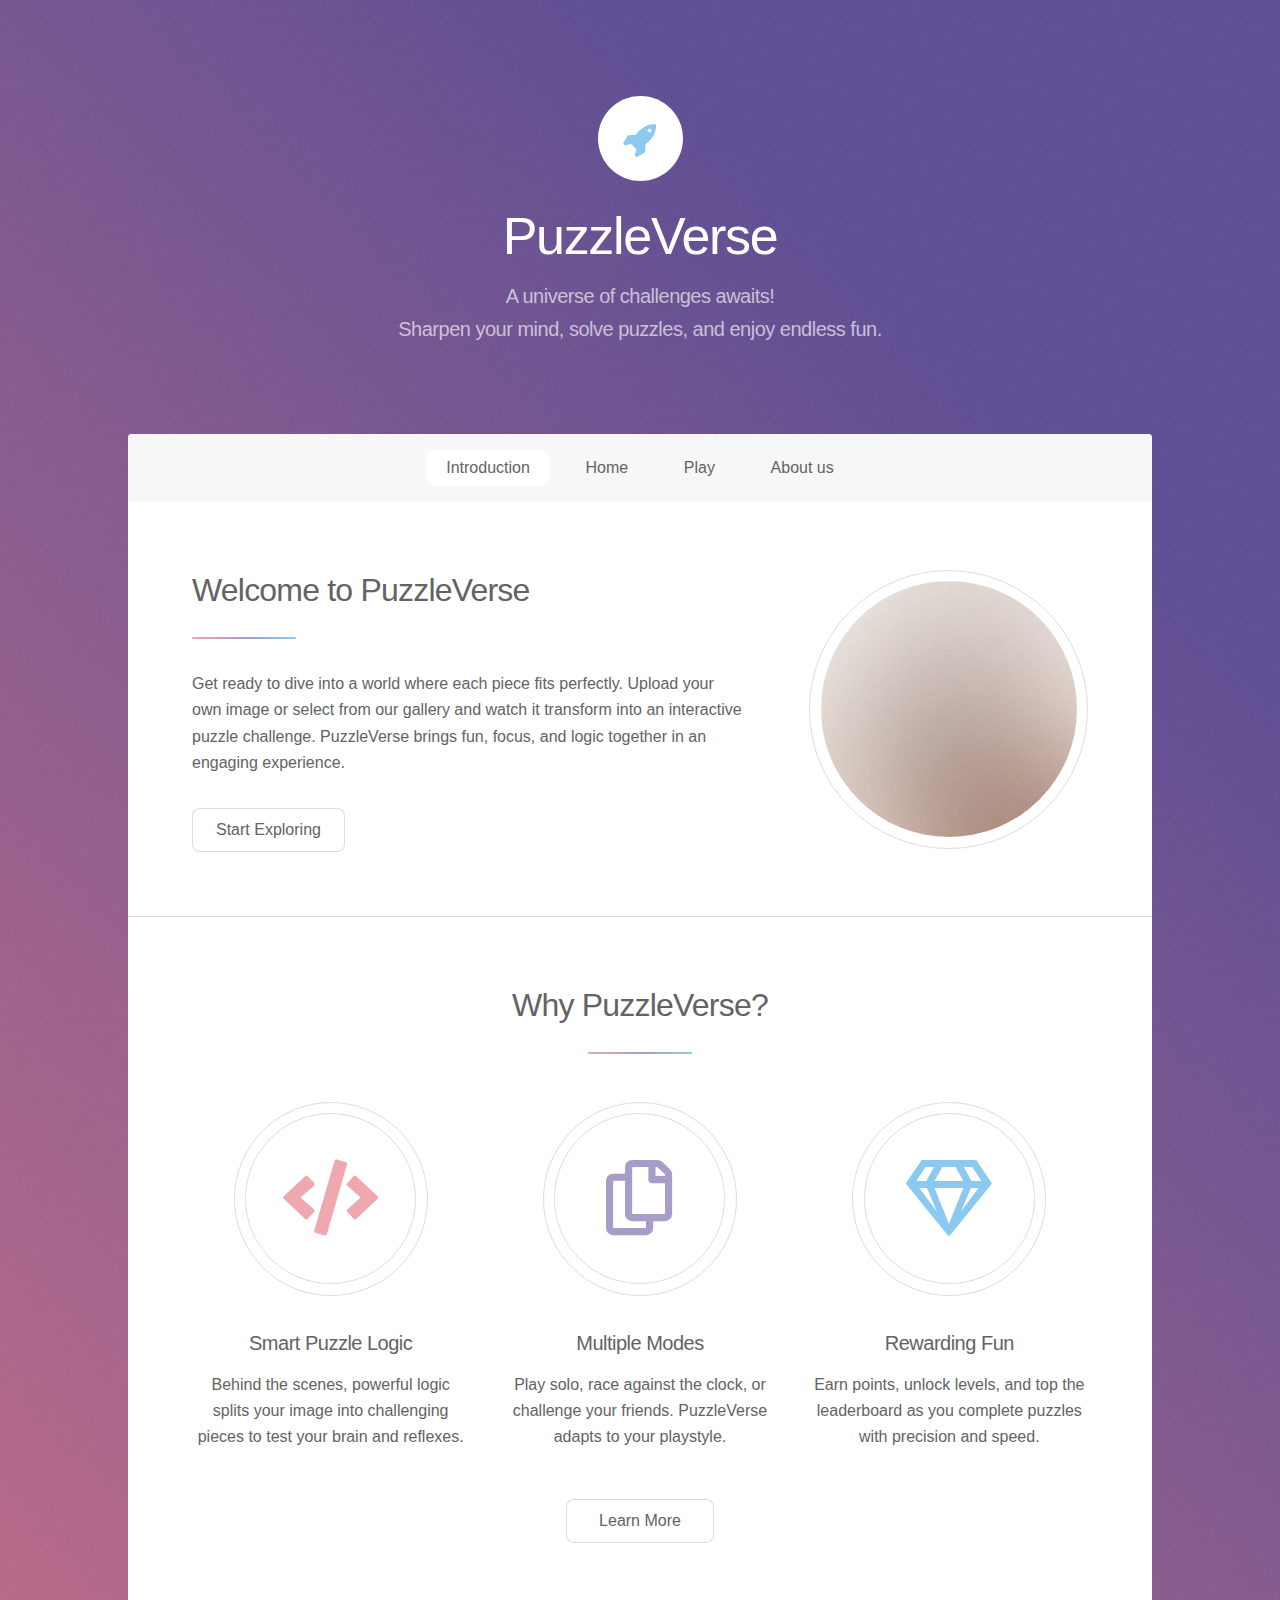
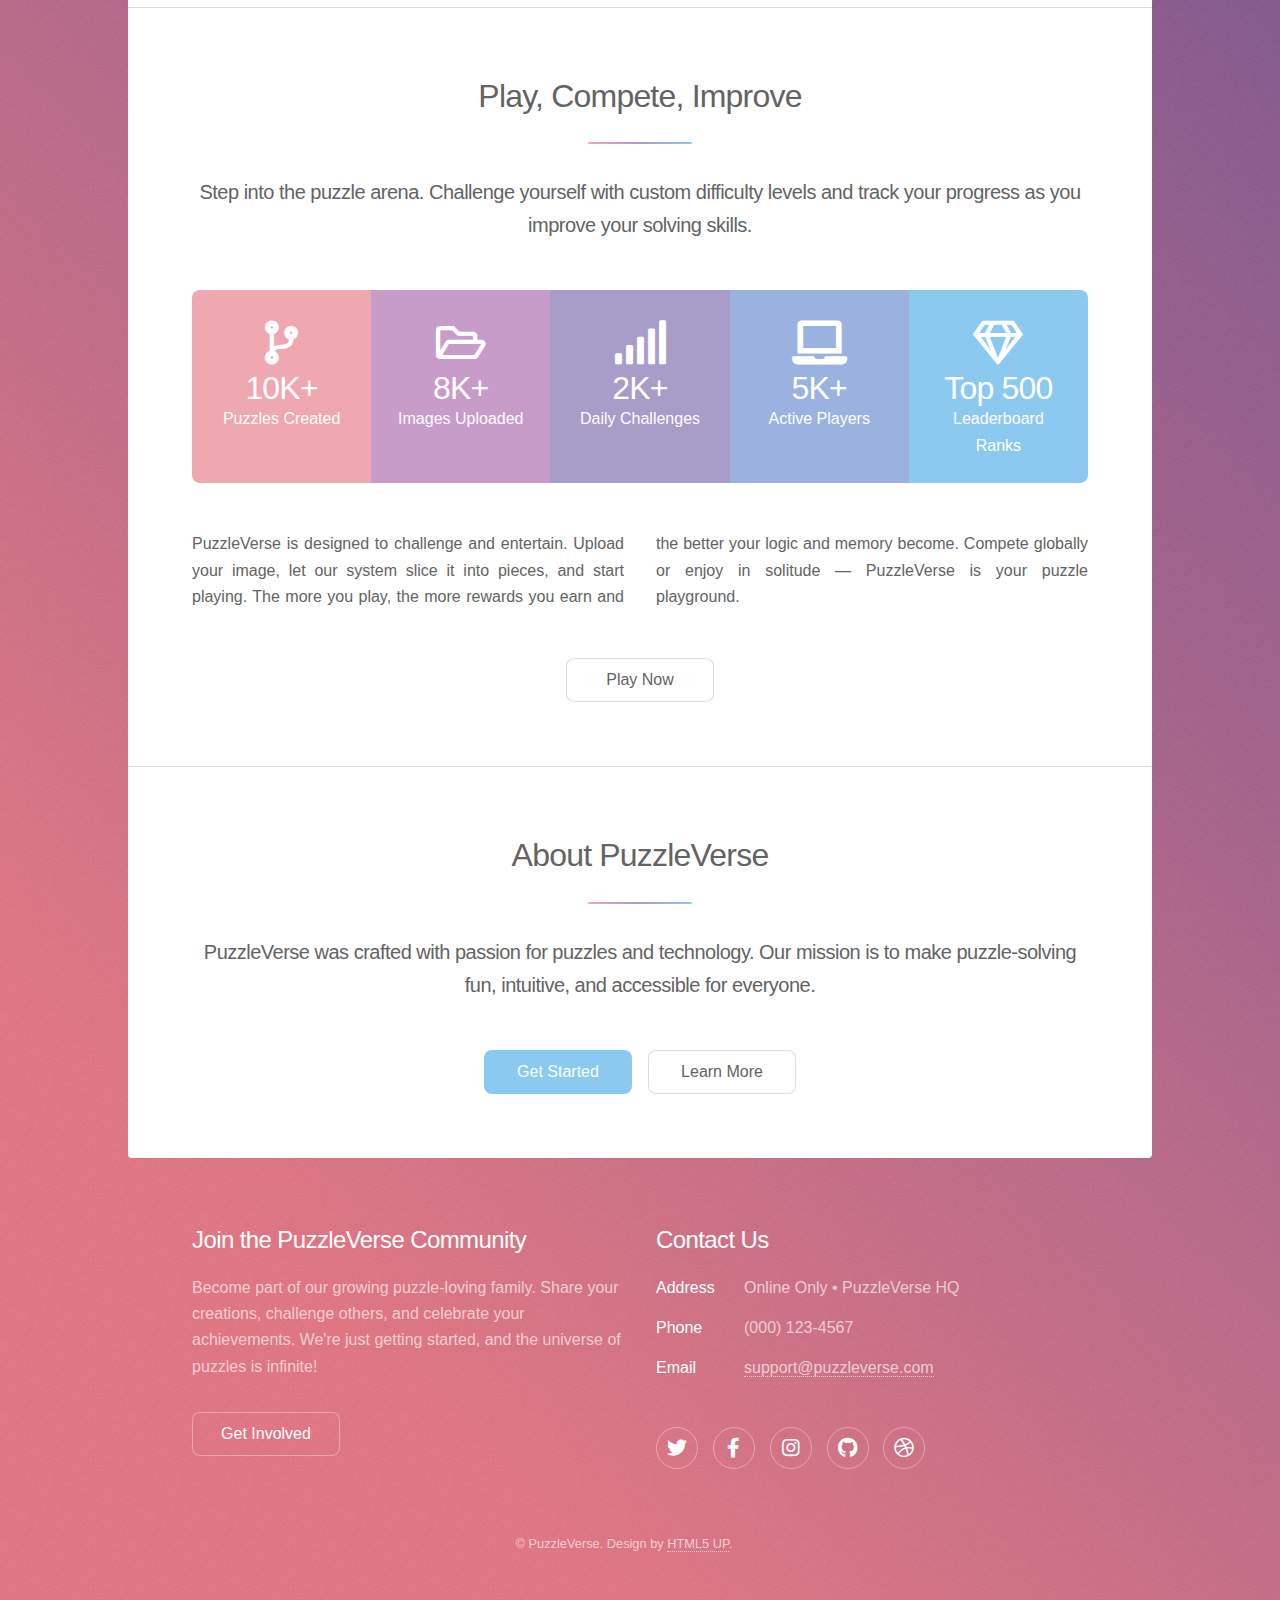
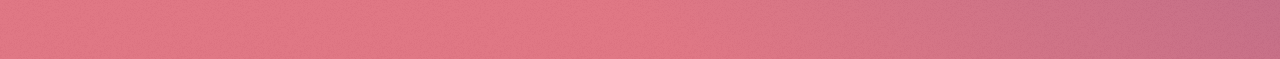
<file: new landing/index.html>
<!DOCTYPE HTML>
<html>
	<head>
		<title>PuzzleVerse</title>
		<meta charset="utf-8" />
		<meta name="viewport" content="width=device-width, initial-scale=1, user-scalable=no" />
		<link rel="stylesheet" href="assets/css/main.css" />
		<noscript><link rel="stylesheet" href="assets/css/noscript.css" /></noscript>
	</head>
	<body class="is-preload">

		<!-- Wrapper -->
		<div id="wrapper">

			<!-- Header -->
			<header id="header" class="alt">
				<span class="logo"><img src="images/logo.svg" alt="" /></span>
				<h1>PuzzleVerse</h1>
				<p>A universe of challenges awaits!<br />
				Sharpen your mind, solve puzzles, and enjoy endless fun.</p>
			</header>

			<!-- Nav -->
			<nav id="nav">
				<ul>
					<li><a href="#intro" class="active">Introduction</a></li>
					<li><a href="#first">Home</a></li>
					<li><a href="#second">Play</a></li>
					<li><a href="#cta">About us</a></li>
				</ul>
			</nav>

			<!-- Main -->
			<div id="main">

				<!-- Introduction -->
				<section id="intro" class="main">
					<div class="spotlight">
						<div class="content">
							<header class="major">
								<h2>Welcome to PuzzleVerse</h2>
							</header>
							<p>Get ready to dive into a world where each piece fits perfectly. Upload your own image or select from our gallery and watch it transform into an interactive puzzle challenge. PuzzleVerse brings fun, focus, and logic together in an engaging experience.</p>
							<ul class="actions">
								<li><a href="generic.html" class="button">Start Exploring</a></li>
							</ul>
						</div>
						<span class="image"><img src="images/pic01.jpg" alt="" /></span>
					</div>
				</section>

				<!-- First Section -->
				<section id="first" class="main special">
					<header class="major">
						<h2>Why PuzzleVerse?</h2>
					</header>
					<ul class="features">
						<li>
							<span class="icon solid major style1 fa-code"></span>
							<h3>Smart Puzzle Logic</h3>
							<p>Behind the scenes, powerful logic splits your image into challenging pieces to test your brain and reflexes.</p>
						</li>
						<li>
							<span class="icon major style3 fa-copy"></span>
							<h3>Multiple Modes</h3>
							<p>Play solo, race against the clock, or challenge your friends. PuzzleVerse adapts to your playstyle.</p>
						</li>
						<li>
							<span class="icon major style5 fa-gem"></span>
							<h3>Rewarding Fun</h3>
							<p>Earn points, unlock levels, and top the leaderboard as you complete puzzles with precision and speed.</p>
						</li>
					</ul>
					<footer class="major">
						<ul class="actions special">
							<li><a href="generic.html" class="button">Learn More</a></li>
						</ul>
					</footer>
				</section>

				<!-- Second Section -->
				<section id="second" class="main special">
					<header class="major">
						<h2>Play, Compete, Improve</h2>
						<p>Step into the puzzle arena. Challenge yourself with custom difficulty levels and track your progress as you improve your solving skills.</p>
					</header>
					<ul class="statistics">
						<li class="style1">
							<span class="icon solid fa-code-branch"></span>
							<strong>10K+</strong> Puzzles Created
						</li>
						<li class="style2">
							<span class="icon fa-folder-open"></span>
							<strong>8K+</strong> Images Uploaded
						</li>
						<li class="style3">
							<span class="icon solid fa-signal"></span>
							<strong>2K+</strong> Daily Challenges
						</li>
						<li class="style4">
							<span class="icon solid fa-laptop"></span>
							<strong>5K+</strong> Active Players
						</li>
						<li class="style5">
							<span class="icon fa-gem"></span>
							<strong>Top 500</strong> Leaderboard Ranks
						</li>
					</ul>
					<p class="content">PuzzleVerse is designed to challenge and entertain. Upload your image, let our system slice it into pieces, and start playing. The more you play, the more rewards you earn and the better your logic and memory become. Compete globally or enjoy in solitude — PuzzleVerse is your puzzle playground.</p>
					<footer class="major">
						<ul class="actions special">
							<li><a href="generic.html" class="button">Play Now</a></li>
						</ul>
					</footer>
				</section>

				<!-- Get Started -->
				<section id="cta" class="main special">
					<header class="major">
						<h2>About PuzzleVerse</h2>
						<p>PuzzleVerse was crafted with passion for puzzles and technology. Our mission is to make puzzle-solving fun, intuitive, and accessible for everyone.</p>
					</header>
					<footer class="major">
						<ul class="actions special">
							<li><a href="generic.html" class="button primary">Get Started</a></li>
							<li><a href="generic.html" class="button">Learn More</a></li>
						</ul>
					</footer>
				</section>

			</div>

			<!-- Footer -->
			<footer id="footer">
				<section>
					<h2>Join the PuzzleVerse Community</h2>
					<p>Become part of our growing puzzle-loving family. Share your creations, challenge others, and celebrate your achievements. We're just getting started, and the universe of puzzles is infinite!</p>
					<ul class="actions">
						<li><a href="generic.html" class="button">Get Involved</a></li>
					</ul>
				</section>
				<section>
					<h2>Contact Us</h2>
					<dl class="alt">
						<dt>Address</dt>
						<dd>Online Only • PuzzleVerse HQ</dd>
						<dt>Phone</dt>
						<dd>(000) 123-4567</dd>
						<dt>Email</dt>
						<dd><a href="#">support@puzzleverse.com</a></dd>
					</dl>
					<ul class="icons">
						<li><a href="#" class="icon brands fa-twitter alt"><span class="label">Twitter</span></a></li>
						<li><a href="#" class="icon brands fa-facebook-f alt"><span class="label">Facebook</span></a></li>
						<li><a href="#" class="icon brands fa-instagram alt"><span class="label">Instagram</span></a></li>
						<li><a href="#" class="icon brands fa-github alt"><span class="label">GitHub</span></a></li>
						<li><a href="#" class="icon brands fa-dribbble alt"><span class="label">Dribbble</span></a></li>
					</ul>
				</section>
				<p class="copyright">&copy; PuzzleVerse. Design by <a href="https://html5up.net">HTML5 UP</a>.</p>
			</footer>

		</div>

		<!-- Scripts -->
		<script src="assets/js/jquery.min.js"></script>
		<script src="assets/js/jquery.scrollex.min.js"></script>
		<script src="assets/js/jquery.scrolly.min.js"></script>
		<script src="assets/js/browser.min.js"></script>
		<script src="assets/js/breakpoints.min.js"></script>
		<script src="assets/js/util.js"></script>
		<script src="assets/js/main.js"></script>

	</body>
</html>
</file>
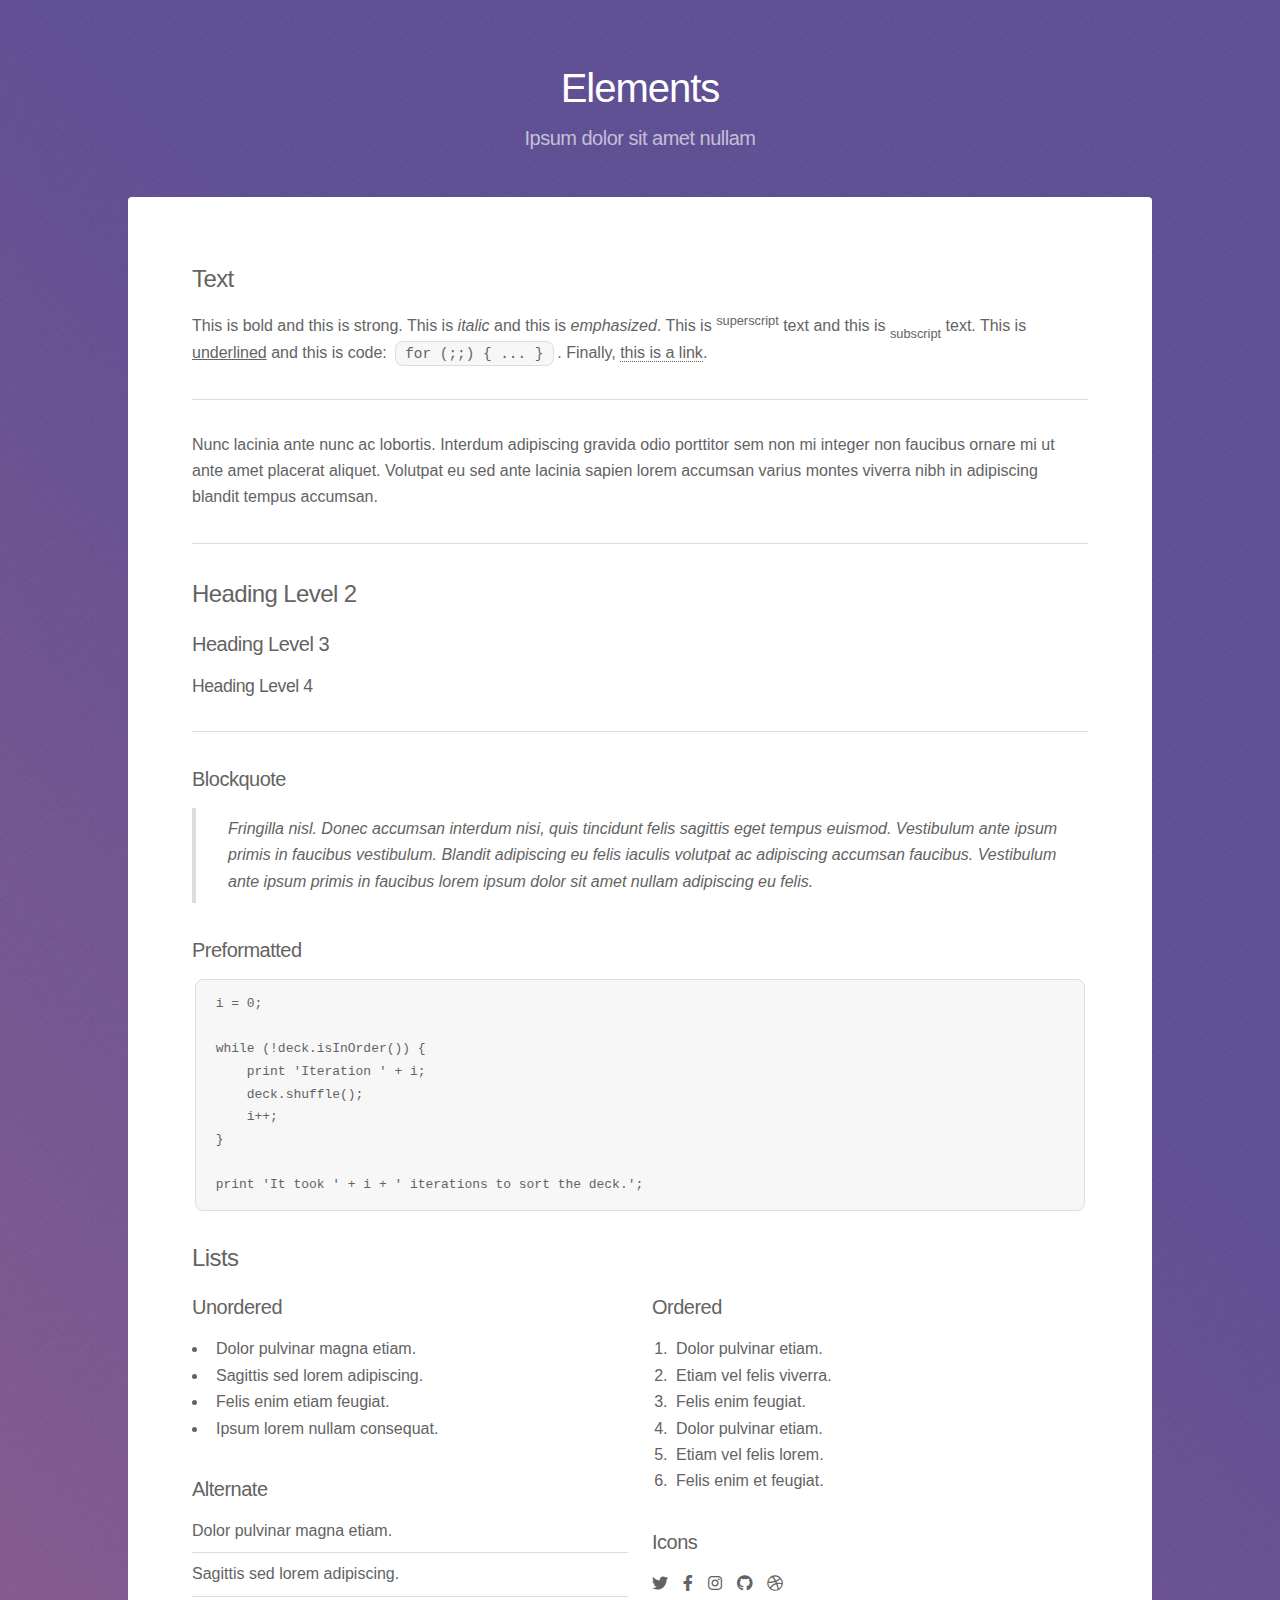
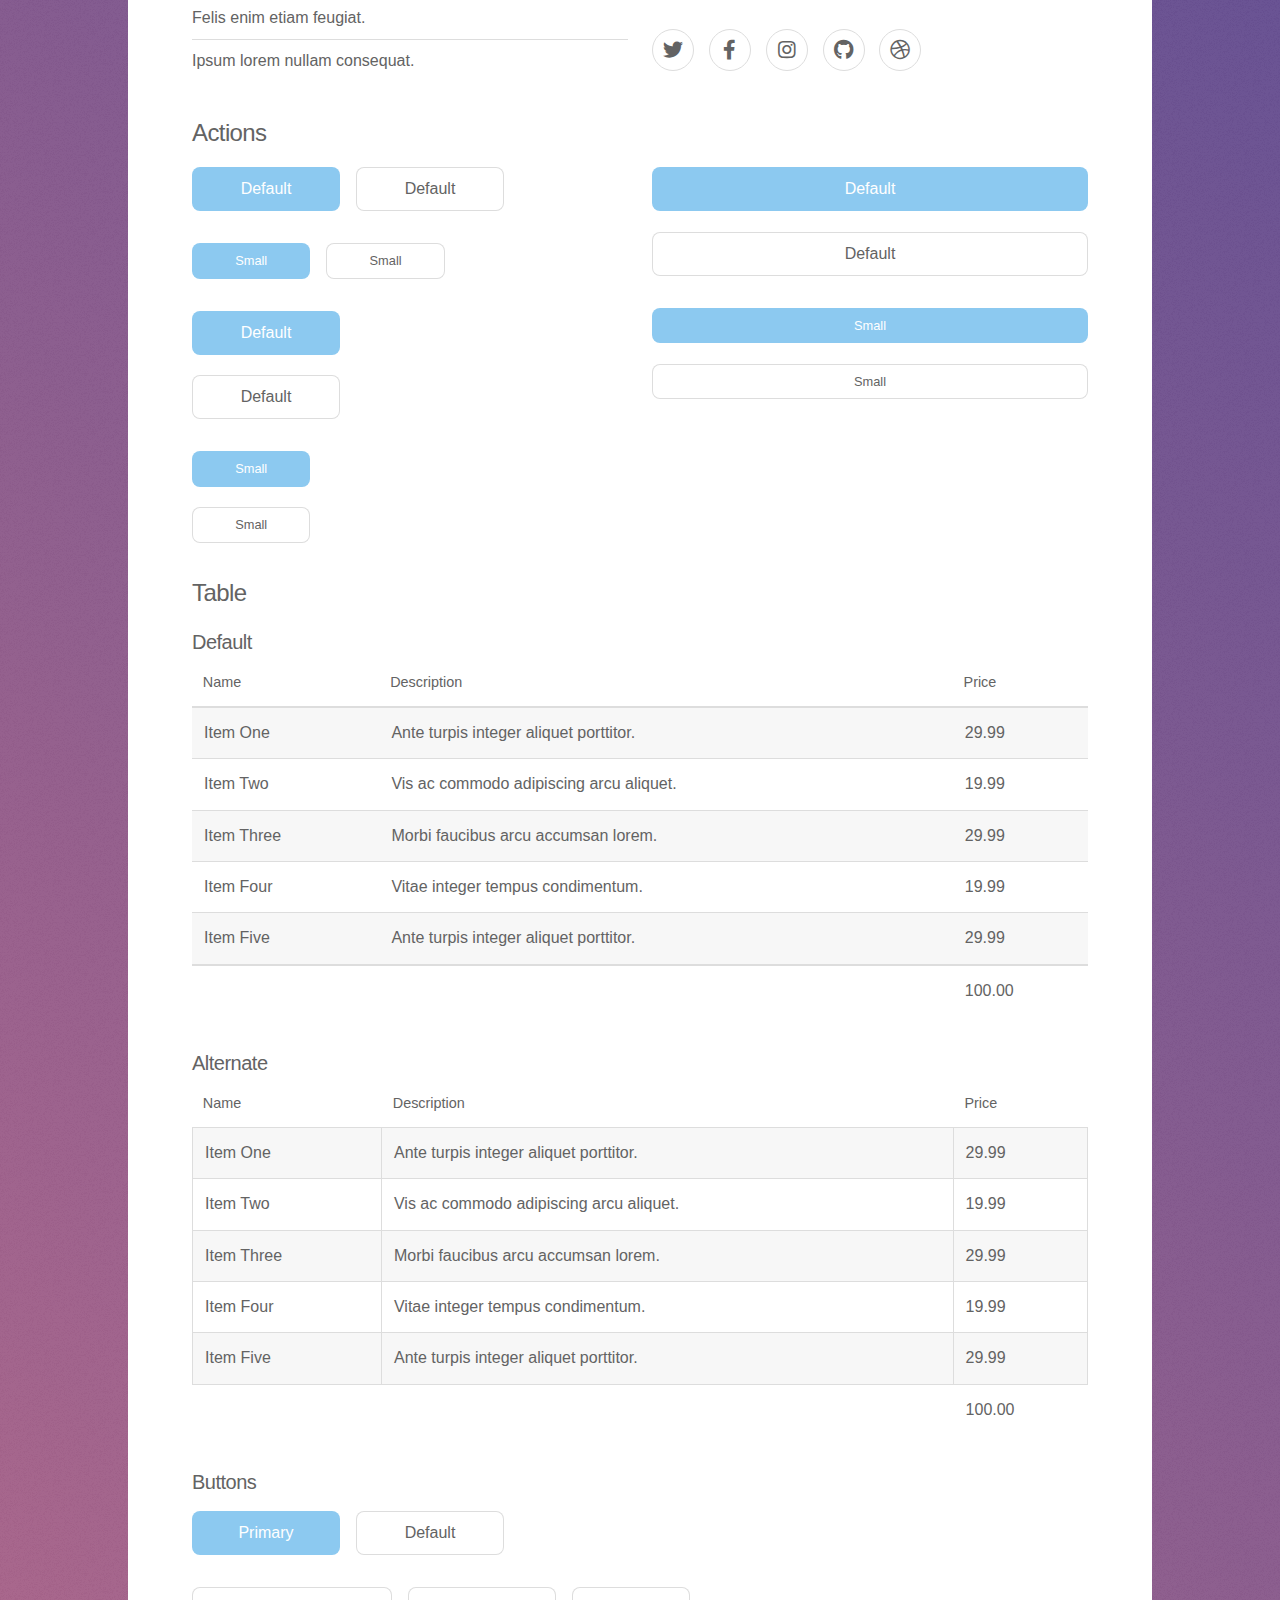
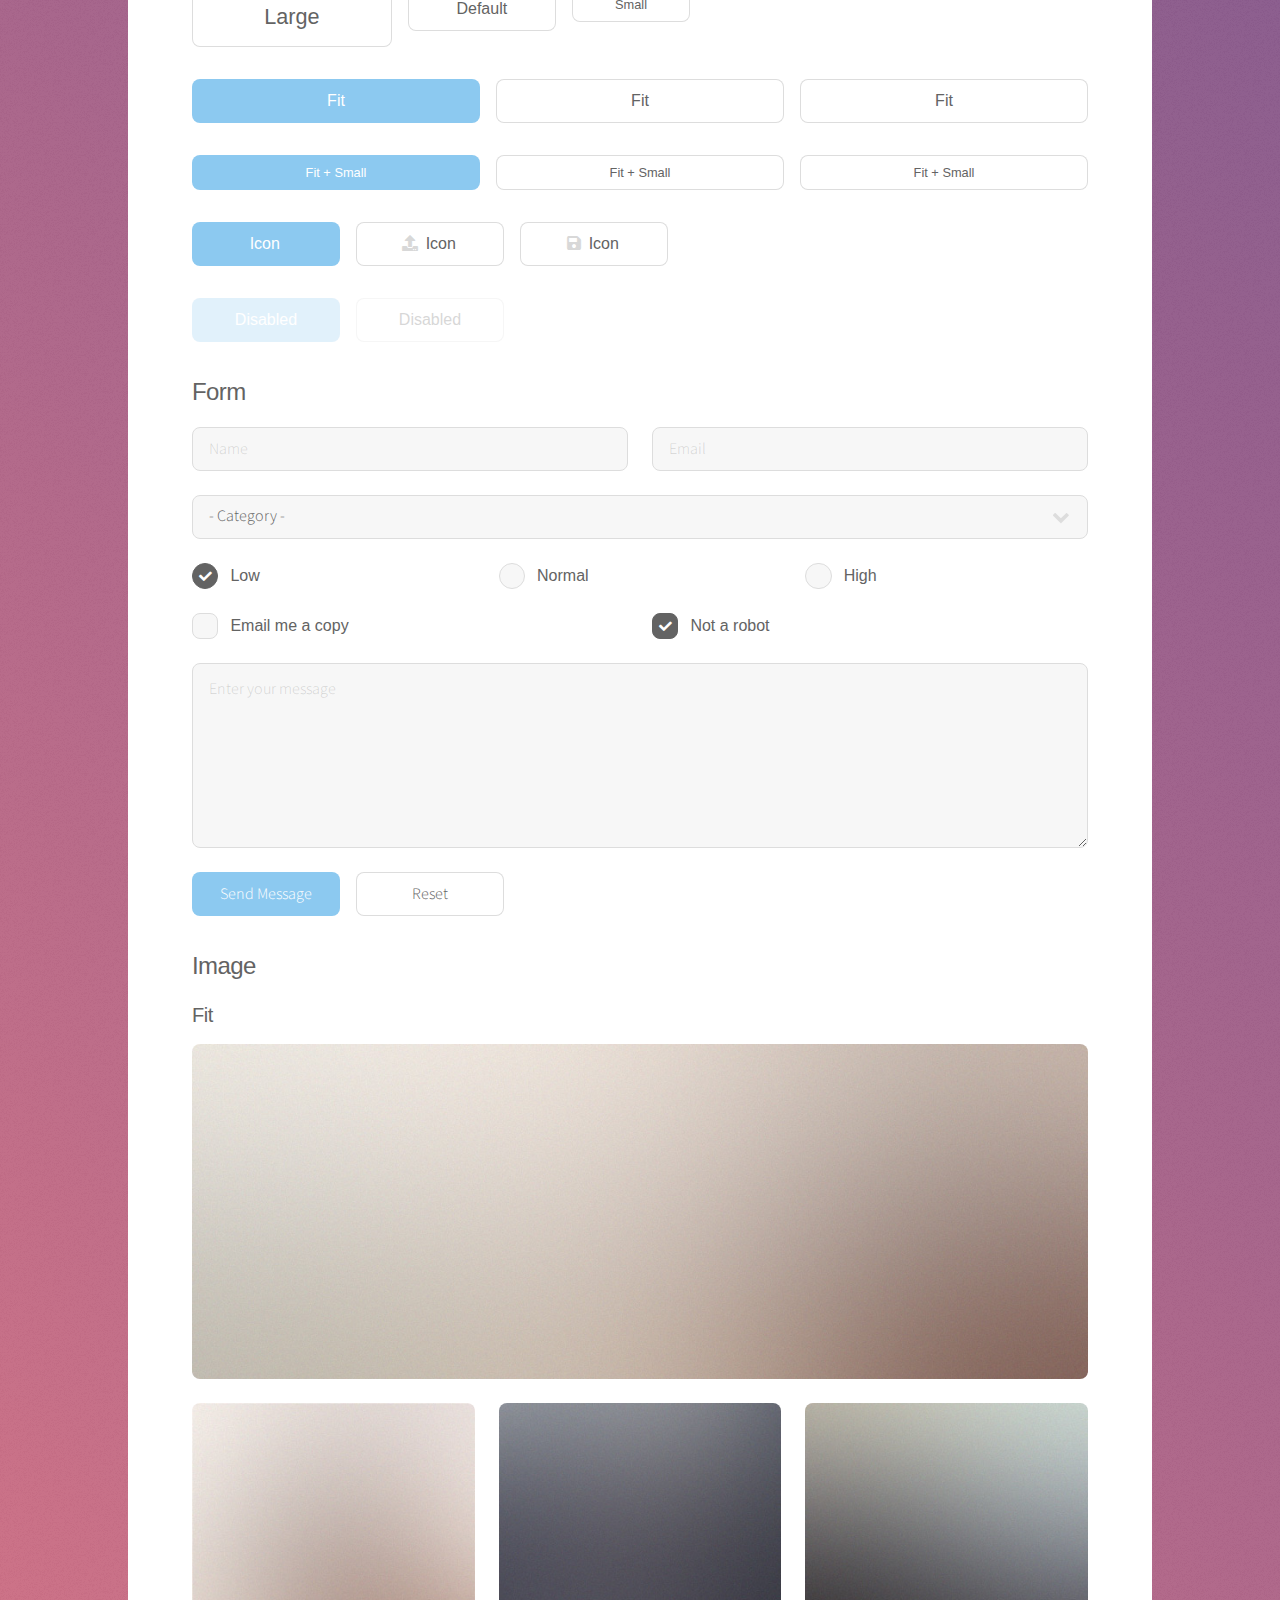
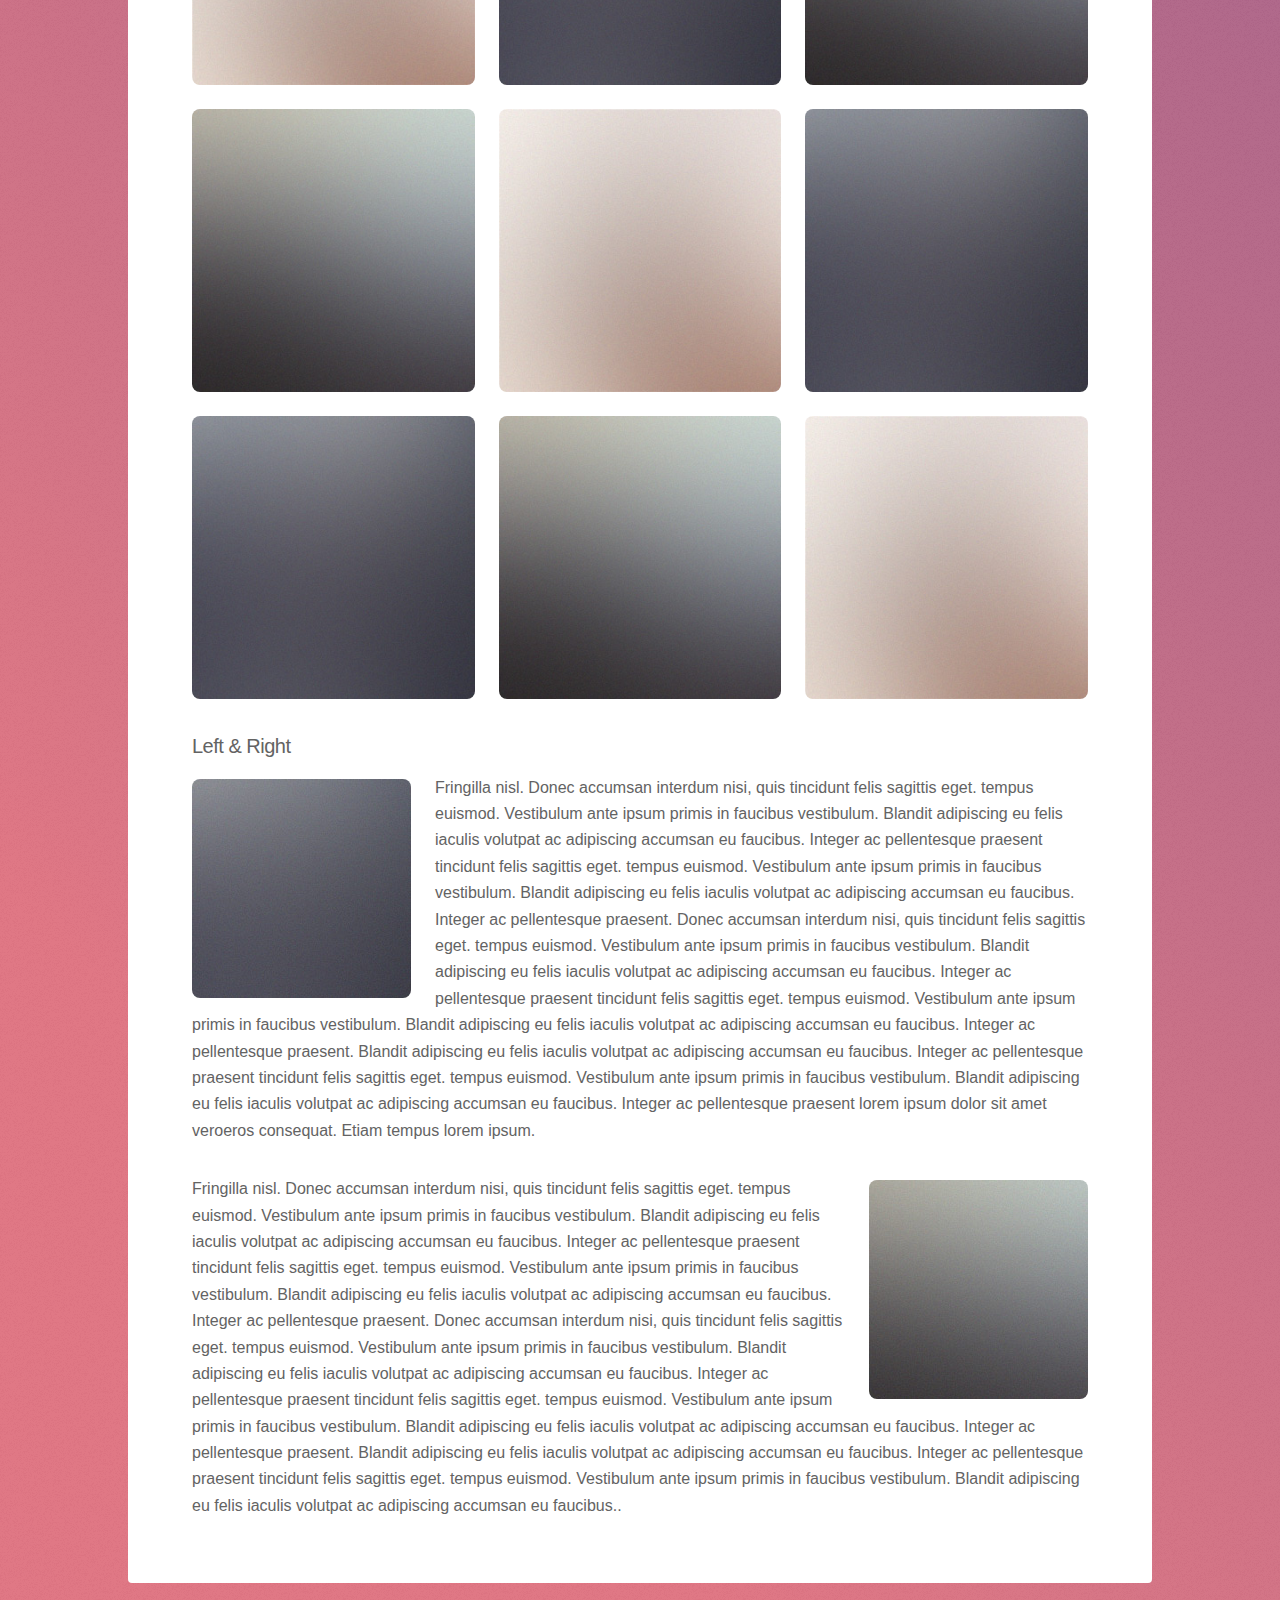
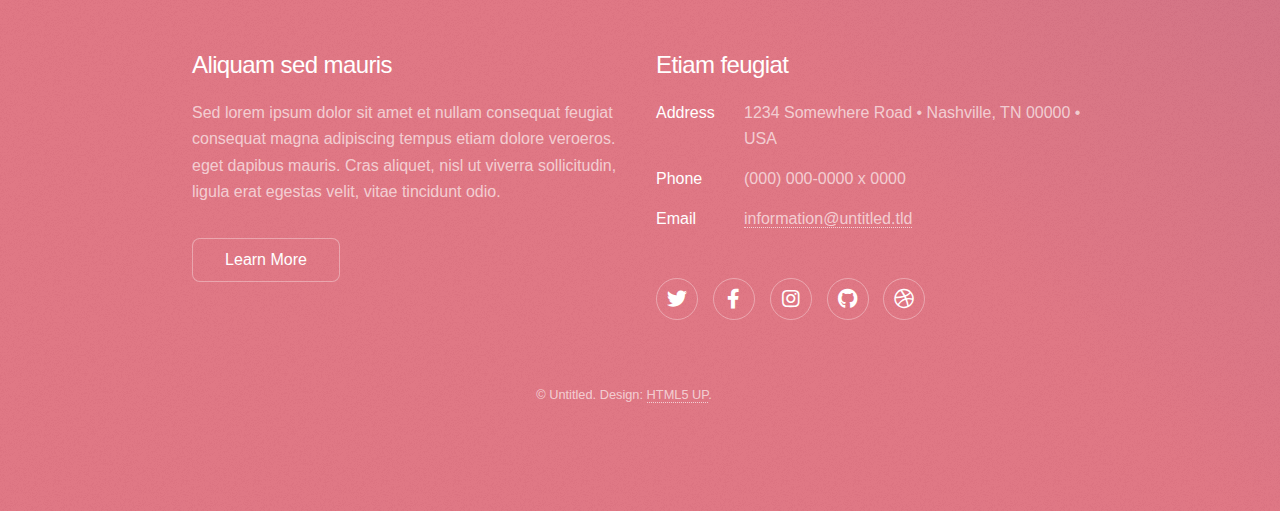
<file: new landing/elements.html>
<!DOCTYPE HTML>
<!--
	Stellar by HTML5 UP
	html5up.net | @ajlkn
	Free for personal and commercial use under the CCA 3.0 license (html5up.net/license)
-->
<html>
	<head>
		<title>Elements - Stellar by HTML5 UP</title>
		<meta charset="utf-8" />
		<meta name="viewport" content="width=device-width, initial-scale=1, user-scalable=no" />
		<link rel="stylesheet" href="assets/css/main.css" />
		<noscript><link rel="stylesheet" href="assets/css/noscript.css" /></noscript>
	</head>
	<body class="is-preload">

		<!-- Wrapper -->
			<div id="wrapper">

				<!-- Header -->
					<header id="header">
						<h1>Elements</h1>
						<p>Ipsum dolor sit amet nullam</p>
					</header>

				<!-- Main -->
					<div id="main">

						<!-- Content -->
							<section id="content" class="main">

								<!-- Text -->
									<section>
										<h2>Text</h2>
										<p>This is <b>bold</b> and this is <strong>strong</strong>. This is <i>italic</i> and this is <em>emphasized</em>.
										This is <sup>superscript</sup> text and this is <sub>subscript</sub> text.
										This is <u>underlined</u> and this is code: <code>for (;;) { ... }</code>. Finally, <a href="#">this is a link</a>.</p>
										<hr />
										<p>Nunc lacinia ante nunc ac lobortis. Interdum adipiscing gravida odio porttitor sem non mi integer non faucibus ornare mi ut ante amet placerat aliquet. Volutpat eu sed ante lacinia sapien lorem accumsan varius montes viverra nibh in adipiscing blandit tempus accumsan.</p>
										<hr />
										<h2>Heading Level 2</h2>
										<h3>Heading Level 3</h3>
										<h4>Heading Level 4</h4>
										<hr />
										<h3>Blockquote</h3>
										<blockquote>Fringilla nisl. Donec accumsan interdum nisi, quis tincidunt felis sagittis eget tempus euismod. Vestibulum ante ipsum primis in faucibus vestibulum. Blandit adipiscing eu felis iaculis volutpat ac adipiscing accumsan faucibus. Vestibulum ante ipsum primis in faucibus lorem ipsum dolor sit amet nullam adipiscing eu felis.</blockquote>
										<h3>Preformatted</h3>
										<pre><code>i = 0;

while (!deck.isInOrder()) {
    print 'Iteration ' + i;
    deck.shuffle();
    i++;
}

print 'It took ' + i + ' iterations to sort the deck.';</code></pre>
									</section>

								<!-- Lists -->
									<section>
										<h2>Lists</h2>
										<div class="row">
											<div class="col-6 col-12-medium">
												<h3>Unordered</h3>
												<ul>
													<li>Dolor pulvinar magna etiam.</li>
													<li>Sagittis sed lorem adipiscing.</li>
													<li>Felis enim etiam feugiat.</li>
													<li>Ipsum lorem nullam consequat.</li>
												</ul>
												<h3>Alternate</h3>
												<ul class="alt">
													<li>Dolor pulvinar magna etiam.</li>
													<li>Sagittis sed lorem adipiscing.</li>
													<li>Felis enim etiam feugiat.</li>
													<li>Ipsum lorem nullam consequat.</li>
												</ul>
											</div>
											<div class="col-6 col-12-medium">
												<h3>Ordered</h3>
												<ol>
													<li>Dolor pulvinar etiam.</li>
													<li>Etiam vel felis viverra.</li>
													<li>Felis enim feugiat.</li>
													<li>Dolor pulvinar etiam.</li>
													<li>Etiam vel felis lorem.</li>
													<li>Felis enim et feugiat.</li>
												</ol>
												<h3>Icons</h3>
												<ul class="icons">
													<li><a href="#" class="icon brands fa-twitter"><span class="label">Twitter</span></a></li>
													<li><a href="#" class="icon brands fa-facebook-f"><span class="label">Facebook</span></a></li>
													<li><a href="#" class="icon brands fa-instagram"><span class="label">Instagram</span></a></li>
													<li><a href="#" class="icon brands fa-github"><span class="label">GitHub</span></a></li>
													<li><a href="#" class="icon brands fa-dribbble"><span class="label">Dribbble</span></a></li>
												</ul>
												<ul class="icons">
													<li><a href="#" class="icon brands alt fa-twitter"><span class="label">Twitter</span></a></li>
													<li><a href="#" class="icon brands alt fa-facebook-f"><span class="label">Facebook</span></a></li>
													<li><a href="#" class="icon brands alt fa-instagram"><span class="label">Instagram</span></a></li>
													<li><a href="#" class="icon brands alt fa-github"><span class="label">GitHub</span></a></li>
													<li><a href="#" class="icon brands alt fa-dribbble"><span class="label">Dribbble</span></a></li>
												</ul>
											</div>
										</div>
										<h2>Actions</h2>
										<div class="row">
											<div class="col-6 col-12-medium">
												<ul class="actions">
													<li><a href="#" class="button primary">Default</a></li>
													<li><a href="#" class="button">Default</a></li>
												</ul>
												<ul class="actions small">
													<li><a href="#" class="button primary small">Small</a></li>
													<li><a href="#" class="button small">Small</a></li>
												</ul>
												<ul class="actions stacked">
													<li><a href="#" class="button primary">Default</a></li>
													<li><a href="#" class="button">Default</a></li>
												</ul>
												<ul class="actions stacked">
													<li><a href="#" class="button primary small">Small</a></li>
													<li><a href="#" class="button small">Small</a></li>
												</ul>
											</div>
											<div class="col-6 col-12-medium">
												<ul class="actions stacked">
													<li><a href="#" class="button primary fit">Default</a></li>
													<li><a href="#" class="button fit">Default</a></li>
												</ul>
												<ul class="actions stacked">
													<li><a href="#" class="button primary small fit">Small</a></li>
													<li><a href="#" class="button small fit">Small</a></li>
												</ul>
											</div>
										</div>
									</section>

								<!-- Table -->
									<section>
										<h2>Table</h2>
										<h3>Default</h3>
										<div class="table-wrapper">
											<table>
												<thead>
													<tr>
														<th>Name</th>
														<th>Description</th>
														<th>Price</th>
													</tr>
												</thead>
												<tbody>
													<tr>
														<td>Item One</td>
														<td>Ante turpis integer aliquet porttitor.</td>
														<td>29.99</td>
													</tr>
													<tr>
														<td>Item Two</td>
														<td>Vis ac commodo adipiscing arcu aliquet.</td>
														<td>19.99</td>
													</tr>
													<tr>
														<td>Item Three</td>
														<td> Morbi faucibus arcu accumsan lorem.</td>
														<td>29.99</td>
													</tr>
													<tr>
														<td>Item Four</td>
														<td>Vitae integer tempus condimentum.</td>
														<td>19.99</td>
													</tr>
													<tr>
														<td>Item Five</td>
														<td>Ante turpis integer aliquet porttitor.</td>
														<td>29.99</td>
													</tr>
												</tbody>
												<tfoot>
													<tr>
														<td colspan="2"></td>
														<td>100.00</td>
													</tr>
												</tfoot>
											</table>
										</div>

										<h3>Alternate</h3>
										<div class="table-wrapper">
											<table class="alt">
												<thead>
													<tr>
														<th>Name</th>
														<th>Description</th>
														<th>Price</th>
													</tr>
												</thead>
												<tbody>
													<tr>
														<td>Item One</td>
														<td>Ante turpis integer aliquet porttitor.</td>
														<td>29.99</td>
													</tr>
													<tr>
														<td>Item Two</td>
														<td>Vis ac commodo adipiscing arcu aliquet.</td>
														<td>19.99</td>
													</tr>
													<tr>
														<td>Item Three</td>
														<td> Morbi faucibus arcu accumsan lorem.</td>
														<td>29.99</td>
													</tr>
													<tr>
														<td>Item Four</td>
														<td>Vitae integer tempus condimentum.</td>
														<td>19.99</td>
													</tr>
													<tr>
														<td>Item Five</td>
														<td>Ante turpis integer aliquet porttitor.</td>
														<td>29.99</td>
													</tr>
												</tbody>
												<tfoot>
													<tr>
														<td colspan="2"></td>
														<td>100.00</td>
													</tr>
												</tfoot>
											</table>
										</div>
									</section>

								<!-- Buttons -->
									<section>
										<h3>Buttons</h3>
										<ul class="actions">
											<li><a href="#" class="button primary">Primary</a></li>
											<li><a href="#" class="button">Default</a></li>
										</ul>
										<ul class="actions">
											<li><a href="#" class="button large">Large</a></li>
											<li><a href="#" class="button">Default</a></li>
											<li><a href="#" class="button small">Small</a></li>
										</ul>
										<ul class="actions fit">
											<li><a href="#" class="button primary fit">Fit</a></li>
											<li><a href="#" class="button fit">Fit</a></li>
											<li><a href="#" class="button fit">Fit</a></li>
										</ul>
										<ul class="actions fit small">
											<li><a href="#" class="button primary fit small">Fit + Small</a></li>
											<li><a href="#" class="button fit small">Fit + Small</a></li>
											<li><a href="#" class="button fit small">Fit + Small</a></li>
										</ul>
										<ul class="actions">
											<li><a href="#" class="button primary icon solidfa-download">Icon</a></li>
											<li><a href="#" class="button icon solid fa-upload">Icon</a></li>
											<li><a href="#" class="button icon solid fa-save">Icon</a></li>
										</ul>
										<ul class="actions">
											<li><span class="button primary disabled">Disabled</span></li>
											<li><span class="button disabled">Disabled</span></li>
										</ul>
									</section>

								<!-- Form -->
									<section>
										<h2>Form</h2>
										<form method="post" action="#">
											<div class="row gtr-uniform">
												<div class="col-6 col-12-xsmall">
													<input type="text" name="demo-name" id="demo-name" value="" placeholder="Name" />
												</div>
												<div class="col-6 col-12-xsmall">
													<input type="email" name="demo-email" id="demo-email" value="" placeholder="Email" />
												</div>
												<div class="col-12">
													<select name="demo-category" id="demo-category">
														<option value="">- Category -</option>
														<option value="1">Manufacturing</option>
														<option value="1">Shipping</option>
														<option value="1">Administration</option>
														<option value="1">Human Resources</option>
													</select>
												</div>
												<div class="col-4 col-12-small">
													<input type="radio" id="demo-priority-low" name="demo-priority" checked>
													<label for="demo-priority-low">Low</label>
												</div>
												<div class="col-4 col-12-small">
													<input type="radio" id="demo-priority-normal" name="demo-priority">
													<label for="demo-priority-normal">Normal</label>
												</div>
												<div class="col-4 col-12-small">
													<input type="radio" id="demo-priority-high" name="demo-priority">
													<label for="demo-priority-high">High</label>
												</div>
												<div class="col-6 col-12-small">
													<input type="checkbox" id="demo-copy" name="demo-copy">
													<label for="demo-copy">Email me a copy</label>
												</div>
												<div class="col-6 col-12-small">
													<input type="checkbox" id="demo-human" name="demo-human" checked>
													<label for="demo-human">Not a robot</label>
												</div>
												<div class="col-12">
													<textarea name="demo-message" id="demo-message" placeholder="Enter your message" rows="6"></textarea>
												</div>
												<div class="col-12">
													<ul class="actions">
														<li><input type="submit" value="Send Message" class="primary" /></li>
														<li><input type="reset" value="Reset" /></li>
													</ul>
												</div>
											</div>
										</form>
									</section>

								<!-- Image -->
									<section>
										<h2>Image</h2>
										<h3>Fit</h3>
										<div class="box alt">
											<div class="row gtr-uniform">
												<div class="col-12"><span class="image fit"><img src="images/pic04.jpg" alt="" /></span></div>
												<div class="col-4"><span class="image fit"><img src="images/pic01.jpg" alt="" /></span></div>
												<div class="col-4"><span class="image fit"><img src="images/pic02.jpg" alt="" /></span></div>
												<div class="col-4"><span class="image fit"><img src="images/pic03.jpg" alt="" /></span></div>
												<div class="col-4"><span class="image fit"><img src="images/pic03.jpg" alt="" /></span></div>
												<div class="col-4"><span class="image fit"><img src="images/pic01.jpg" alt="" /></span></div>
												<div class="col-4"><span class="image fit"><img src="images/pic02.jpg" alt="" /></span></div>
												<div class="col-4"><span class="image fit"><img src="images/pic02.jpg" alt="" /></span></div>
												<div class="col-4"><span class="image fit"><img src="images/pic03.jpg" alt="" /></span></div>
												<div class="col-4"><span class="image fit"><img src="images/pic01.jpg" alt="" /></span></div>
											</div>
										</div>
										<h3>Left &amp; Right</h3>
										<p><span class="image left"><img src="images/pic05.jpg" alt="" /></span>Fringilla nisl. Donec accumsan interdum nisi, quis tincidunt felis sagittis eget. tempus euismod. Vestibulum ante ipsum primis in faucibus vestibulum. Blandit adipiscing eu felis iaculis volutpat ac adipiscing accumsan eu faucibus. Integer ac pellentesque praesent tincidunt felis sagittis eget. tempus euismod. Vestibulum ante ipsum primis in faucibus vestibulum. Blandit adipiscing eu felis iaculis volutpat ac adipiscing accumsan eu faucibus. Integer ac pellentesque praesent. Donec accumsan interdum nisi, quis tincidunt felis sagittis eget. tempus euismod. Vestibulum ante ipsum primis in faucibus vestibulum. Blandit adipiscing eu felis iaculis volutpat ac adipiscing accumsan eu faucibus. Integer ac pellentesque praesent tincidunt felis sagittis eget. tempus euismod. Vestibulum ante ipsum primis in faucibus vestibulum. Blandit adipiscing eu felis iaculis volutpat ac adipiscing accumsan eu faucibus. Integer ac pellentesque praesent. Blandit adipiscing eu felis iaculis volutpat ac adipiscing accumsan eu faucibus. Integer ac pellentesque praesent tincidunt felis sagittis eget. tempus euismod. Vestibulum ante ipsum primis in faucibus vestibulum. Blandit adipiscing eu felis iaculis volutpat ac adipiscing accumsan eu faucibus. Integer ac pellentesque praesent lorem ipsum dolor sit amet veroeros consequat. Etiam tempus lorem ipsum.</p>
										<p><span class="image right"><img src="images/pic06.jpg" alt="" /></span>Fringilla nisl. Donec accumsan interdum nisi, quis tincidunt felis sagittis eget. tempus euismod. Vestibulum ante ipsum primis in faucibus vestibulum. Blandit adipiscing eu felis iaculis volutpat ac adipiscing accumsan eu faucibus. Integer ac pellentesque praesent tincidunt felis sagittis eget. tempus euismod. Vestibulum ante ipsum primis in faucibus vestibulum. Blandit adipiscing eu felis iaculis volutpat ac adipiscing accumsan eu faucibus. Integer ac pellentesque praesent. Donec accumsan interdum nisi, quis tincidunt felis sagittis eget. tempus euismod. Vestibulum ante ipsum primis in faucibus vestibulum. Blandit adipiscing eu felis iaculis volutpat ac adipiscing accumsan eu faucibus. Integer ac pellentesque praesent tincidunt felis sagittis eget. tempus euismod. Vestibulum ante ipsum primis in faucibus vestibulum. Blandit adipiscing eu felis iaculis volutpat ac adipiscing accumsan eu faucibus. Integer ac pellentesque praesent. Blandit adipiscing eu felis iaculis volutpat ac adipiscing accumsan eu faucibus. Integer ac pellentesque praesent tincidunt felis sagittis eget. tempus euismod. Vestibulum ante ipsum primis in faucibus vestibulum. Blandit adipiscing eu felis iaculis volutpat ac adipiscing accumsan eu faucibus..</p>
									</section>

							</section>

					</div>

				<!-- Footer -->
					<footer id="footer">
						<section>
							<h2>Aliquam sed mauris</h2>
							<p>Sed lorem ipsum dolor sit amet et nullam consequat feugiat consequat magna adipiscing tempus etiam dolore veroeros. eget dapibus mauris. Cras aliquet, nisl ut viverra sollicitudin, ligula erat egestas velit, vitae tincidunt odio.</p>
							<ul class="actions">
								<li><a href="#" class="button">Learn More</a></li>
							</ul>
						</section>
						<section>
							<h2>Etiam feugiat</h2>
							<dl class="alt">
								<dt>Address</dt>
								<dd>1234 Somewhere Road &bull; Nashville, TN 00000 &bull; USA</dd>
								<dt>Phone</dt>
								<dd>(000) 000-0000 x 0000</dd>
								<dt>Email</dt>
								<dd><a href="#">information@untitled.tld</a></dd>
							</dl>
							<ul class="icons">
								<li><a href="#" class="icon brands fa-twitter alt"><span class="label">Twitter</span></a></li>
								<li><a href="#" class="icon brands fa-facebook-f alt"><span class="label">Facebook</span></a></li>
								<li><a href="#" class="icon brands fa-instagram alt"><span class="label">Instagram</span></a></li>
								<li><a href="#" class="icon brands fa-github alt"><span class="label">GitHub</span></a></li>
								<li><a href="#" class="icon brands fa-dribbble alt"><span class="label">Dribbble</span></a></li>
							</ul>
						</section>
						<p class="copyright">&copy; Untitled. Design: <a href="https://html5up.net">HTML5 UP</a>.</p>
					</footer>

			</div>

		<!-- Scripts -->
			<script src="assets/js/jquery.min.js"></script>
			<script src="assets/js/jquery.scrollex.min.js"></script>
			<script src="assets/js/jquery.scrolly.min.js"></script>
			<script src="assets/js/browser.min.js"></script>
			<script src="assets/js/breakpoints.min.js"></script>
			<script src="assets/js/util.js"></script>
			<script src="assets/js/main.js"></script>

	</body>
</html>
</file>
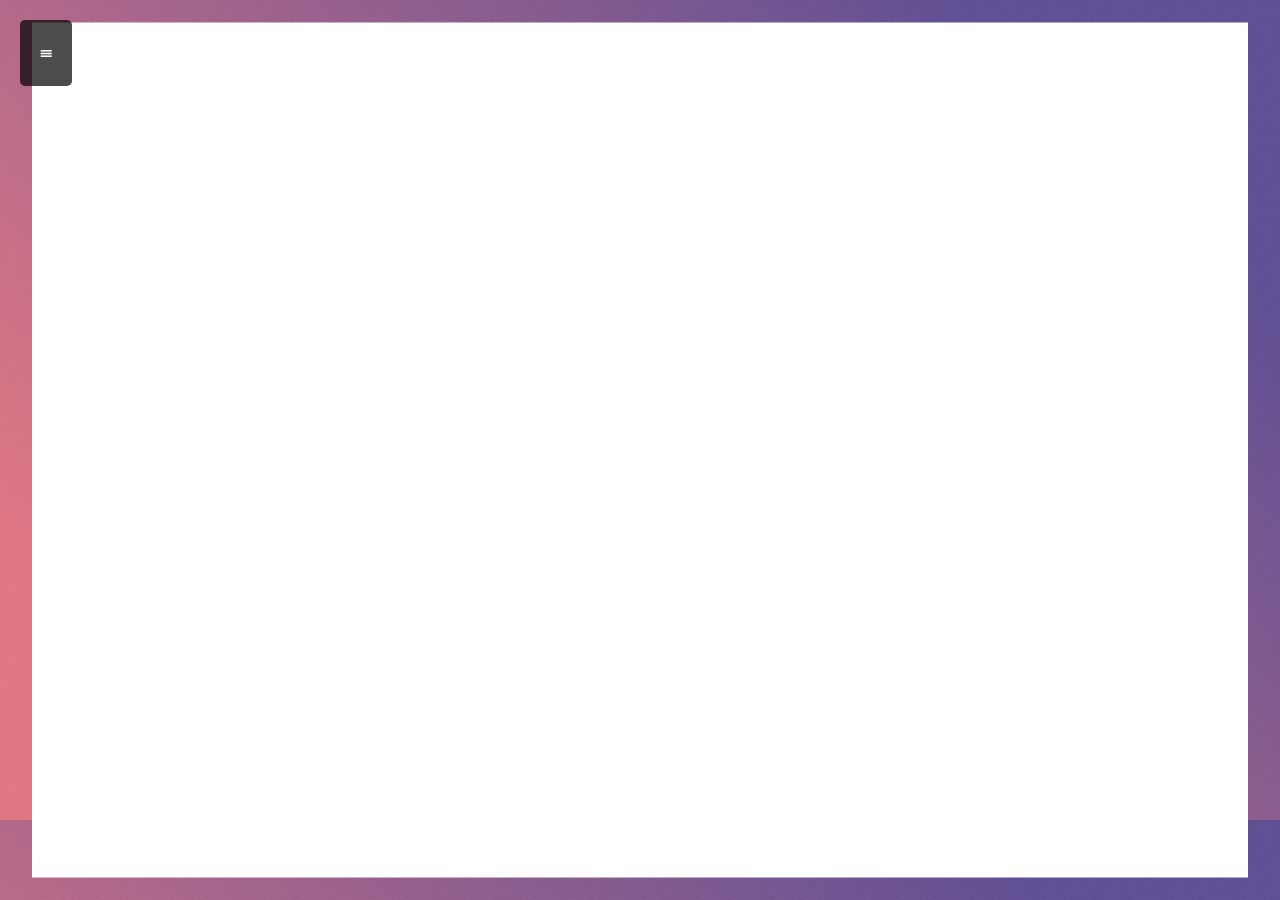
<file: new landing/generic.html>
<!DOCTYPE HTML>
<!--
	Stellar by HTML5 UP
	html5up.net | @ajlkn
	Free for personal and commercial use under the CCA 3.0 license (html5up.net/license)
-->
<html>

<head>
	<title>Generic - Stellar by HTML5 UP</title>
	<meta charset="utf-8" />
	<meta name="viewport" content="width=device-width, initial-scale=1, user-scalable=no" />
	<link rel="stylesheet" href="assets/css/main.css" />
	<noscript>
		<link rel="stylesheet" href="assets/css/noscript.css" />
	</noscript>


</head>

<body class="is-preload">

	<!-- Wrapper -->
	<div id="wrapper">

		<!-- Header -->
		<header id="header">
			<h1>Generic</h1>
			<p>Ipsum dolor sit amet nullam</p>
		</header>

		<!-- Main -->
		<div id="main">

			<!-- Content -->
			<section id="content" class="main">
				<section class="games-section">
					<div class="container">
						<div id=forPuzzle></div>
						<ul id="menu">
							<li>&#x2630;</li>
							<li>default image</li>
							<li>load image</li>
							<li>shape: <select id="shape">
									<option value="1" selected>classic</option>
									<option value="2">triangle</option>
									<option value="3">round</option>
									<option value="4">straight</option>
								</select></li>
							<li>12 pieces</li>
							<li>25 pieces</li>
							<li>50 pieces</li>
							<li>100 pieces</li>
							<li>200 pieces</li>
						</ul>

						</ul>
					</div>
				</section>
			</section>

		</div>

		<!-- Footer -->
		<footer id="footer">
			<section>
				<h2>About This Puzzle</h2>
				<p>Enjoy this interactive jigsaw puzzle experience. Challenge yourself with different difficulty levels,
					piece shapes, and your own custom images. Perfect for relaxing or testing your puzzle-solving
					skills.</p>
				<ul class="actions">
					<li><a href="#" class="button">Play Another Puzzle</a></li>
				</ul>
			</section>
			<section>
				<h2>Puzzle Features</h2>
				<dl class="alt">
					<dt>Pieces</dt>
					<dd>12 to 200 pieces &bull; Multiple shapes &bull; Custom images</dd>
					<dt>Difficulty</dt>
					<dd>Easy to Expert &bull; Adjustable settings</dd>
					<dt>Contact</dt>
					<dd><a href="#">puzzles@example.com</a></dd>
				</dl>
				<ul class="icons">
					<li><a href="#" class="icon brands fa-twitter alt" title="Share on Twitter"><span
								class="label">Twitter</span></a></li>
					<li><a href="#" class="icon brands fa-facebook-f alt" title="Share on Facebook"><span
								class="label">Facebook</span></a></li>
					<li><a href="#" class="icon brands fa-instagram alt" title="Follow on Instagram"><span
								class="label">Instagram</span></a></li>
					<li><a href="#" class="icon brands fa-github alt" title="View on GitHub"><span
								class="label">GitHub</span></a></li>
					<li><a href="#" class="icon brands fa-puzzle-piece alt" title="More Puzzles"><span
								class="label">Puzzles</span></a></li>
				</ul>
			</section>
			<p class="copyright">&copy; PuzzleMaster. Design adapted from <a href="https://html5up.net">HTML5 UP</a>.
			</p>
		</footer>

	</div>

	<!-- Scripts -->
	<script src="assets/js/games.js"></script>
	<!-- <script src="assets/js/jquery.scrollex.min.js"></script>
	<script src="assets/js/jquery.scrolly.min.js"></script>
	<script src="assets/js/browser.min.js"></script>
	<script src="assets/js/breakpoints.min.js"></script>
	<script src="assets/js/util.js"></script>
	<script src="assets/js/main.js"></script> -->

</body>

</html>
</file>
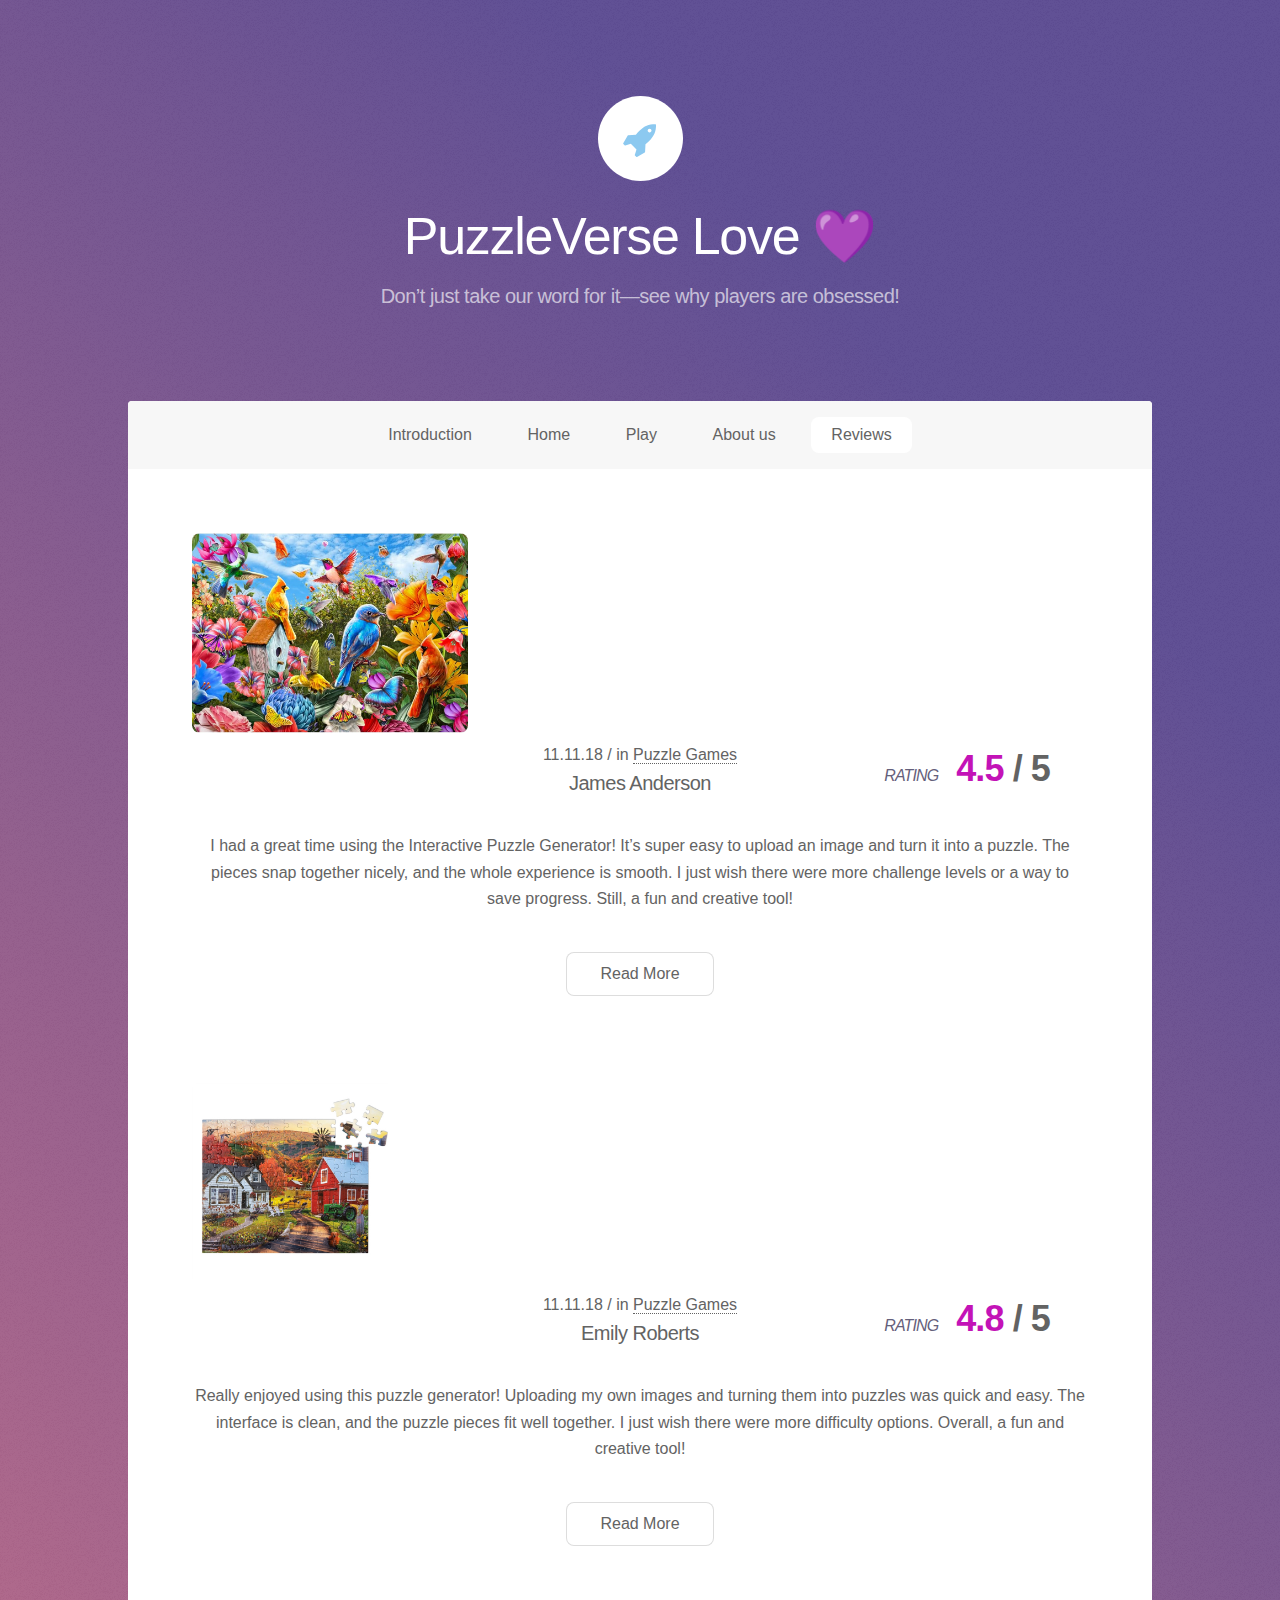
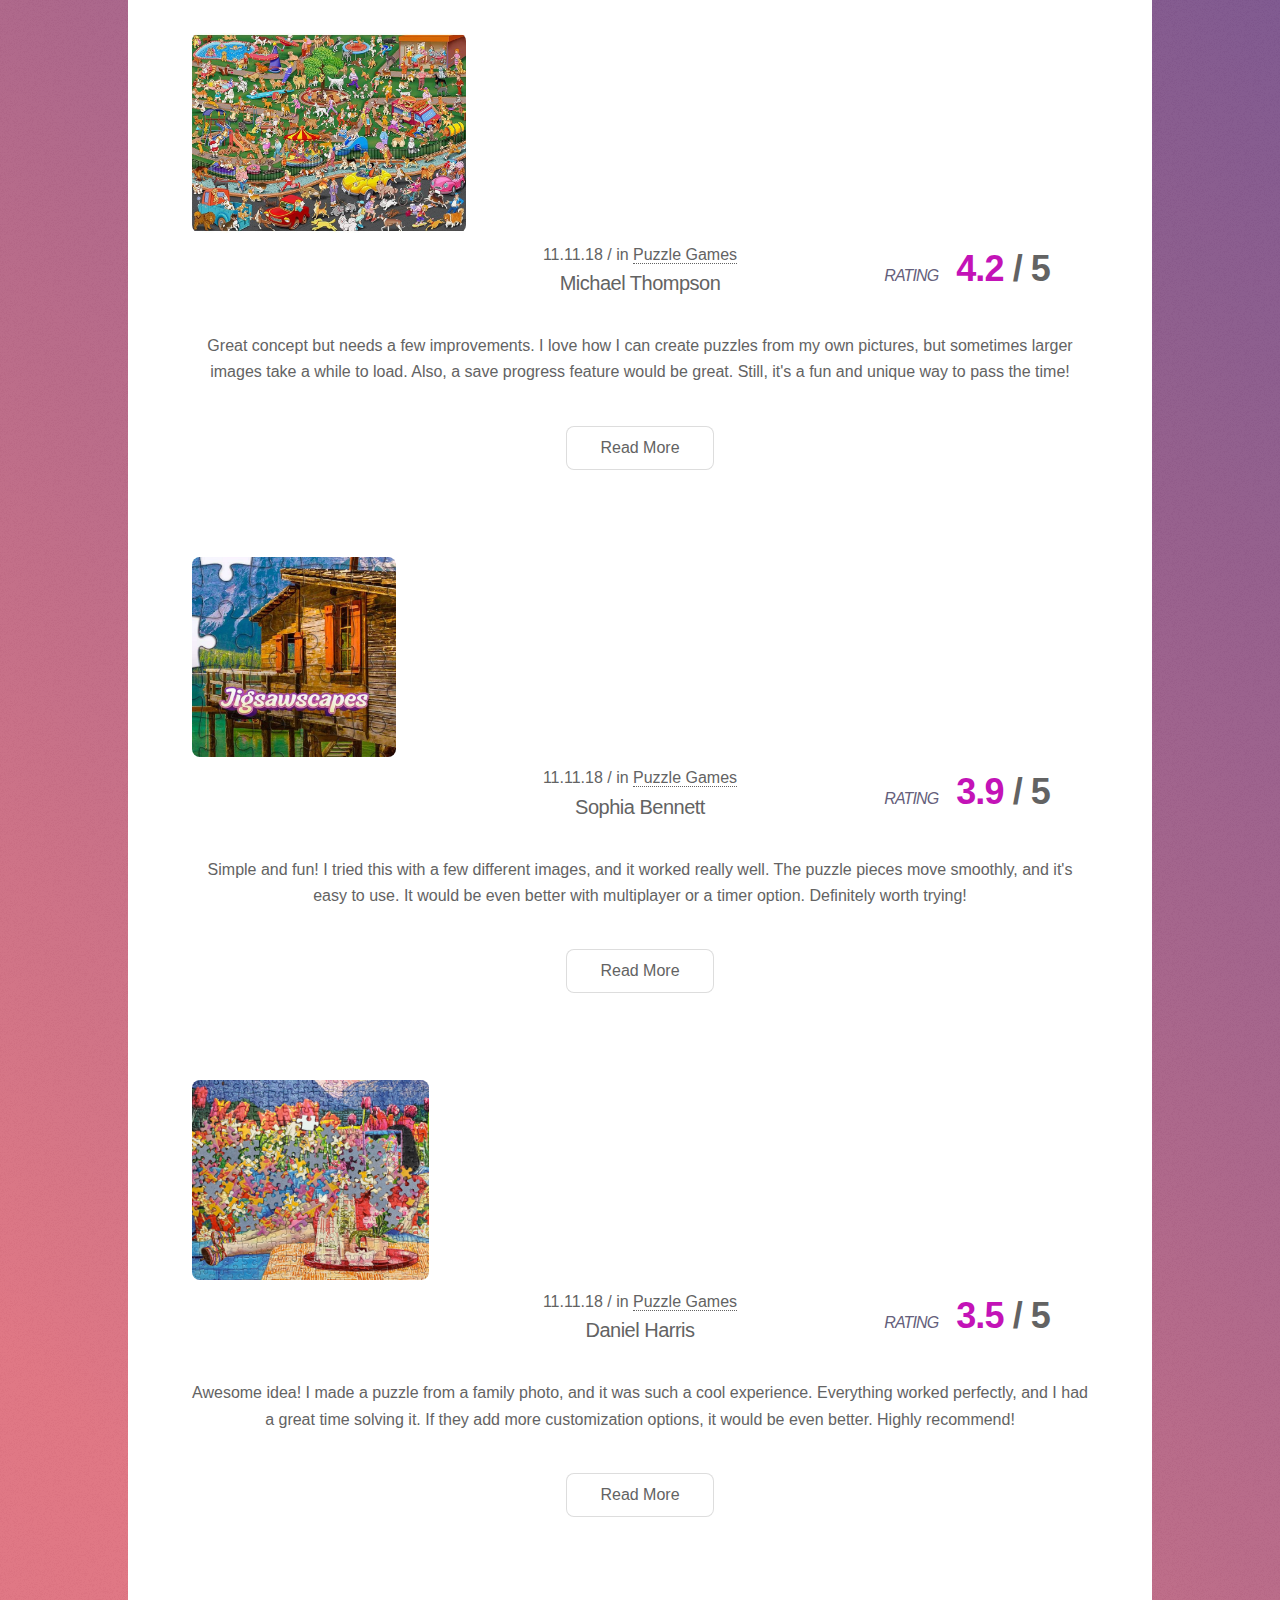
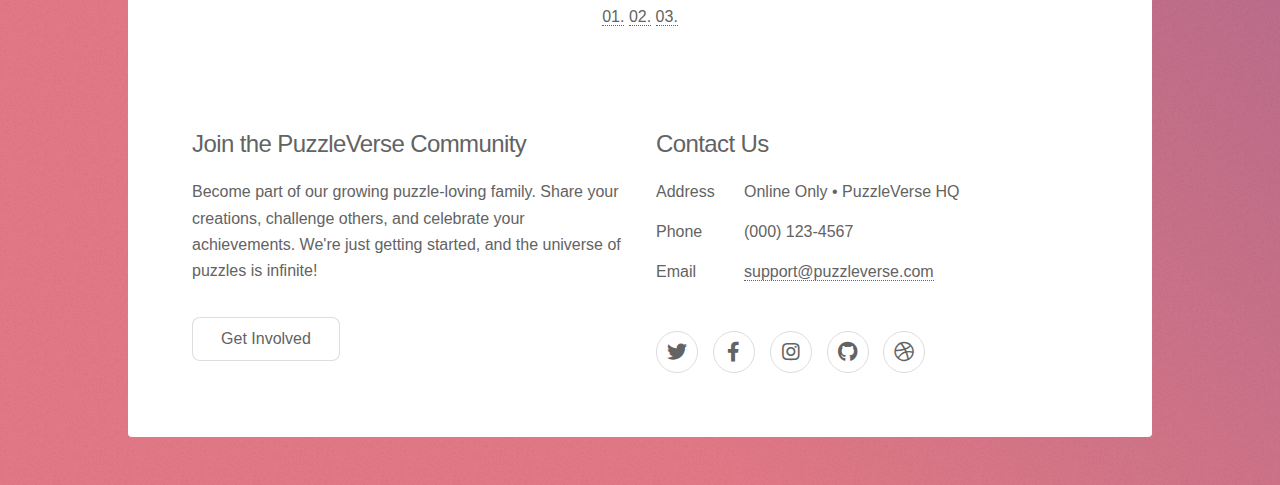
<file: new landing/reviews2.html>
<!DOCTYPE HTML>
<html>

<head>
    <title>PuzzleVerse</title>
    <meta charset="utf-8" />
    <meta name="viewport" content="width=device-width, initial-scale=1, user-scalable=no" />
    <link rel="stylesheet" href="assets/css/main.css" />
    <link rel="stylesheet" href="assets/css/reviews.css" />
    <noscript>
        <link rel="stylesheet" href="assets/css/noscript.css" />
    </noscript>
</head>

<body class="is-preload">

    <!-- Wrapper -->
    <div id="wrapper">

        <!-- Header -->
        <header id="header" class="alt">
            <span class="logo"><img src="images/logo.svg" alt="" /></span>
            <h1>PuzzleVerse Love 💜</h1>
            <p>Don’t just take our word for it—see why players are obsessed!</p>
        </header>

        <!-- Nav -->
        <nav id="nav">
            <ul>
                <li><a href="index.html">Introduction</a></li>
                <li><a href="#first">Home</a></li>
                <li><a href="#second">Play</a></li>
                <li><a href="#cta">About us</a></li>
                <li><a href="#reviews" class="active">Reviews</a></li>
            </ul>
        </nav>

        <!-- Main -->
        <div id="main">

            <!-- Introduction -->
            <section  class="main special">
                <div class="container">
                    <div class="review-item">
                        <div class="row">
                            <div class="col-lg-4">
                                <div class="review-pic">
                                    <img src="images/review/firsttt.jpg" alt="">
                                </div>
                            </div>
                            <div class="col-lg-8">
                                <div class="review-content text-box text-white">
                                    <div class="rating">
                                        <h5><i>Rating</i><span>4.5</span> / 5</h5>
                                    </div>
                                    <div class="top-meta">11.11.18 / in <a href="">Puzzle Games</a></div>
                                    <h3>James Anderson</h3>
                                    <p>I had a great time using the Interactive Puzzle Generator! It’s super easy to
                                        upload
                                        an
                                        image and turn it into a puzzle. The pieces snap together nicely, and the whole
                                        experience is smooth. I just wish there were more challenge levels or a way to
                                        save
                                        progress. Still, a fun and creative tool! </p>
                                    <a href="#" class="button">Read More </a>
                                </div>
                            </div>
                        </div>
                    </div>
                    <div class="review-item">
                        <div class="row">
                            <div class="col-lg-4">
                                <div class="review-pic">
                                    <img src="images/review/secondd.jpg" alt="">
                                </div>
                            </div>
                            <div class="col-lg-8">
                                <div class="review-content text-box text-white">
                                    <div class="rating">
                                        <h5><i>Rating</i><span>4.8</span> / 5</h5>
                                    </div>
                                    <div class="top-meta">11.11.18 / in <a href="">Puzzle Games</a></div>
                                    <h3>Emily Roberts</h3>
                                    <p>Really enjoyed using this puzzle generator! Uploading my own images and turning
                                        them
                                        into
                                        puzzles was quick and easy. The interface is clean, and the puzzle pieces fit
                                        well
                                        together. I just wish there were more difficulty options. Overall, a fun and
                                        creative
                                        tool!</p>
                                    <a href="#" class="button">Read More </a>
                                </div>
                            </div>
                        </div>
                    </div>
                    <div class="review-item">
                        <div class="row">
                            <div class="col-lg-4">
                                <div class="review-pic">
                                    <img src="images/review/third.jpg" alt="">
                                </div>
                            </div>
                            <div class="col-lg-8">
                                <div class="review-content text-box text-white">
                                    <div class="rating">
                                        <h5><i>Rating</i><span>4.2</span> / 5</h5>
                                    </div>
                                    <div class="top-meta">11.11.18 / in <a href="">Puzzle Games</a></div>
                                    <h3>Michael Thompson</h3>
                                    <p>Great concept but needs a few improvements. I love how I can create puzzles from
                                        my
                                        own
                                        pictures, but sometimes larger images take a while to load. Also, a save
                                        progress
                                        feature would be great. Still, it's a fun and unique way to pass the time!</p>
                                    <a href="#" class="button">Read More </a>
                                </div>
                            </div>
                        </div>
                    </div>
                    <div class="review-item">
                        <div class="row">
                            <div class="col-lg-4">
                                <div class="review-pic">
                                    <img src="images/review/fourthh.jpg" alt="">
                                </div>
                            </div>
                            <div class="col-lg-8">
                                <div class="review-content text-box text-white">
                                    <div class="rating">
                                        <h5><i>Rating</i><span>3.9</span> / 5</h5>
                                    </div>
                                    <div class="top-meta">11.11.18 / in <a href="">Puzzle Games</a></div>
                                    <h3>Sophia Bennett</h3>
                                    <p>Simple and fun! I tried this with a few different images, and it worked really
                                        well.
                                        The
                                        puzzle pieces move smoothly, and it's easy to use. It would be even better with
                                        multiplayer or a timer option. Definitely worth trying! </p>
                                    <a href="#" class="button">Read More </a>
                                </div>
                            </div>
                        </div>
                    </div>
                    <div class="review-item">
                        <div class="row">
                            <div class="col-lg-4">
                                <div class="review-pic">
                                    <img src="images/review/fifth.jpg" alt="">
                                </div>
                            </div>
                            <div class="col-lg-8">
                                <div class="review-content text-box text-white">
                                    <div class="rating">
                                        <h5><i>Rating</i><span>3.5</span> / 5</h5>
                                    </div>
                                    <div class="top-meta">11.11.18 / in <a href="">Puzzle Games</a></div>
                                    <h3>Daniel Harris</h3>
                                    <p>Awesome idea! I made a puzzle from a family photo, and it was such a cool
                                        experience.
                                        Everything worked perfectly, and I had a great time solving it. If they add more
                                        customization options, it would be even better. Highly recommend! </p>
                                    <a href="#" class="button">Read More </a>
                                </div>
                            </div>
                        </div>
                    </div>
                    <div class="site-pagination">
                        <a href="#" class="active">01.</a>
                        <a href="#">02.</a>
                        <a href="#">03.</a>
                    </div>
                </div>
            </section>
            <!-- Footer -->
            <footer id="footer">
                <section>
                    <h2>Join the PuzzleVerse Community</h2>
                    <p>Become part of our growing puzzle-loving family. Share your creations, challenge others, and
                        celebrate your achievements. We're just getting started, and the universe of puzzles is
                        infinite!</p>
                    <ul class="actions">
                        <li><a href="generic.html" class="button">Get Involved</a></li>
                    </ul>
                </section>
                <section>
                    <h2>Contact Us</h2>
                    <dl class="alt">
                        <dt>Address</dt>
                        <dd>Online Only • PuzzleVerse HQ</dd>
                        <dt>Phone</dt>
                        <dd>(000) 123-4567</dd>
                        <dt>Email</dt>
                        <dd><a href="#">support@puzzleverse.com</a></dd>
                    </dl>
                    <ul class="icons">
                        <li><a href="#" class="icon brands fa-twitter alt"><span class="label">Twitter</span></a></li>
                        <li><a href="#" class="icon brands fa-facebook-f alt"><span class="label">Facebook</span></a>
                        </li>
                        <li><a href="#" class="icon brands fa-instagram alt"><span class="label">Instagram</span></a>
                        </li>
                        <li><a href="#" class="icon brands fa-github alt"><span class="label">GitHub</span></a></li>
                        <li><a href="#" class="icon brands fa-dribbble alt"><span class="label">Dribbble</span></a></li>
                    </ul>
                </section>
                
            </footer>

        </div>

        <!-- Scripts -->
        <script src="assets/js/jquery.min.js"></script>
        <script src="assets/js/jquery.scrollex.min.js"></script>
        <script src="assets/js/jquery.scrolly.min.js"></script>
        <script src="assets/js/browser.min.js"></script>
        <script src="assets/js/breakpoints.min.js"></script>
        <script src="assets/js/util.js"></script>
        <script src="assets/js/main.js"></script>

</body>

</html>
</file>
<file: new landing/assets/css/noscript.css>
/*
	Stellar by HTML5 UP
	html5up.net | @ajlkn
	Free for personal and commercial use under the CCA 3.0 license (html5up.net/license)
*/

/* Header */

	body.is-preload #header.alt > * {
		opacity: 1;
	}

	body.is-preload #header.alt .logo {
		-moz-transform: none;
		-webkit-transform: none;
		-ms-transform: none;
		transform: none;
	}
</file>
<file: new landing/assets/css/reviews.css>
.review-item {
	margin-bottom: 87px;
	display: flex;
	align-items: flex-start;
	gap: 30px;
}

.review-pic {
	flex: 0 0 250px; /* Fixed width for image container */
}

.review-pic img {
	width: 100%;
	height: 200px; /* Fixed height for all images */
	object-fit: cover; /* Maintains aspect ratio while filling the container */
	border-radius: 8px; /* Optional: adds rounded corners */
}

.review-content {
	position: relative;
	flex: 1; /* Takes remaining space */
}

.review-content h3 {
	max-width: 100%;
	margin-bottom: 35px;
}

.review-content p {
	margin-bottom: 40px;
}

.review-content .rating {
	position: absolute;
	right: 0;
	top: 0;
}

.review-content .rating h5 {
	text-align: right;
	font-size: 36px;
	color: #fff;
	font-weight: 900;
	padding-right: 38px;
}

.review-content .rating h5 i {
	font-weight: 500;
	font-size: 16px;
	font-style: italic;
	color: #65607b;
	text-transform: uppercase;
	margin-right: 18px;
}

.review-content .rating h5 span {
	color: #c313b7;
}

/* Responsive design for smaller screens */
@media (max-width: 768px) {
	.review-item {
		flex-direction: column;
		gap: 20px;
	}
	
	.review-pic {
		flex: none;
		align-self: center;
	}
	
	.review-pic img {
		width: 250px;
		height: 200px;
	}
}

/* ------------------
	Blog Page
---------------------*/

.blog-page .blog-filter {
	margin-bottom: 77px;
}

.big-blog-item {
	margin-bottom: 65px;
}

.big-blog-item .blog-thumbnail {
	margin-bottom: 30px;
}

.big-blog-item .blog-content .top-meta {
	margin-bottom: 15px;
}

.big-blog-item .blog-content h3 {
	max-width: 100%;
	margin-bottom: 25px;
}

.big-blog-item .blog-content p {
	margin-bottom: 10px;
}
</file>
<file: new landing/assets/css/main.css>
@import url(fontawesome-all.min.css);
@import 'https://fonts.googleapis.com/css?family=Source+Sans+Pro:300,400';

/*
	Stellar by HTML5 UP
	html5up.net | @ajlkn
	Free for personal and commercial use under the CCA 3.0 license (html5up.net/license)
*/

html, body, div, span, applet, object,
iframe, h1, h2, h3, h4, h5, h6, p, blockquote,
pre, a, abbr, acronym, address, big, cite,
code, del, dfn, em, img, ins, kbd, q, s, samp,
small, strike, strong, sub, sup, tt, var, b,
u, i, center, dl, dt, dd, ol, ul, li, fieldset,
form, label, legend, table, caption, tbody,
tfoot, thead, tr, th, td, article, aside,
canvas, details, embed, figure, figcaption,
footer, header, hgroup, menu, nav, output, ruby,
section, summary, time, mark, audio, video {
	margin: 0;
	padding: 0;
	border: 0;
	font-size: 100%;
	font: inherit;
	vertical-align: baseline;}

article, aside, details, figcaption, figure,
footer, header, hgroup, menu, nav, section {
	display: block;}

body {
	line-height: 1;
}

ol, ul {
	list-style: none;
}

blockquote, q {
	quotes: none;
}

	blockquote:before, blockquote:after, q:before, q:after {
		content: '';
		content: none;
	}

table {
	border-collapse: collapse;
	border-spacing: 0;
}

body {
	-webkit-text-size-adjust: none;
}

mark {
	background-color: transparent;
	color: inherit;
}

input::-moz-focus-inner {
	border: 0;
	padding: 0;
}

input, select, textarea {
	-moz-appearance: none;
	-webkit-appearance: none;
	-ms-appearance: none;
	appearance: none;
}

/* Basic */

	@-ms-viewport {
		width: device-width;
	}

	body {
		-ms-overflow-style: scrollbar;
	}

	@media screen and (max-width: 480px) {

		html, body {
			min-width: 320px;
		}

	}

	html {
		box-sizing: border-box;
	}

	*, *:before, *:after {
		box-sizing: inherit;
	}

	body {
		background-color: #935d8c;
		background-image: url("images/overlay.png"), -moz-linear-gradient(45deg, #e37682 15%, #5f4d93 85%);
		background-image: url("images/overlay.png"), -webkit-linear-gradient(45deg, #e37682 15%, #5f4d93 85%);
		background-image: url("images/overlay.png"), -ms-linear-gradient(45deg, #e37682 15%, #5f4d93 85%);
		background-image: url("images/overlay.png"), linear-gradient(45deg, #e37682 15%, #5f4d93 85%);
	}

		body.is-preload *, body.is-preload *:before, body.is-preload *:after {
			-moz-animation: none !important;
			-webkit-animation: none !important;
			-ms-animation: none !important;
			animation: none !important;
			-moz-transition: none !important;
			-webkit-transition: none !important;
			-ms-transition: none !important;
			transition: none !important;
		}

/* Type */

	body {
		background-color: #935d8c;
		color: rgba(255, 255, 255, 0.65);
	}

	body, input, select, textarea {
		font-family: "Source Sans Pro", Helvetica, sans-serif;
		font-size: 17pt;
		font-weight: 300;
		line-height: 1.65;
	}

		@media screen and (max-width: 1680px) {

			body, input, select, textarea {
				font-size: 14pt;
			}

		}

		@media screen and (max-width: 1280px) {

			body, input, select, textarea {
				font-size: 12pt;
			}

		}

		@media screen and (max-width: 360px) {

			body, input, select, textarea {
				font-size: 11pt;
			}

		}

	a {
		-moz-transition: color 0.2s ease, border-bottom 0.2s ease;
		-webkit-transition: color 0.2s ease, border-bottom 0.2s ease;
		-ms-transition: color 0.2s ease, border-bottom 0.2s ease;
		transition: color 0.2s ease, border-bottom 0.2s ease;
		text-decoration: none;
		border-bottom: dotted 1px;
		color: inherit;
	}

		a:hover {
			border-bottom-color: transparent;
		}

	strong, b {
		font-weight: 400;
	}

	em, i {
		font-style: italic;
	}

	p {
		margin: 0 0 2em 0;
	}

		p.content {
			-moz-columns: 20em 2;
			-webkit-columns: 20em 2;
			-ms-columns: 20em 2;
			columns: 20em 2;
			-moz-column-gap: 2em;
			-webkit-column-gap: 2em;
			-ms-column-gap: 2em;
			column-gap: 2em;
			text-align: justify;
		}

	h1, h2, h3, h4, h5, h6 {
		font-weight: 300;
		line-height: 1.5;
		margin: 0 0 0.7em 0;
		letter-spacing: -0.025em;
	}

		h1 a, h2 a, h3 a, h4 a, h5 a, h6 a {
			color: inherit;
			text-decoration: none;
		}

	h1 {
		font-size: 2.5em;
		line-height: 1.2;
	}

	h2 {
		font-size: 1.5em;
	}

	h3 {
		font-size: 1.25em;
	}

	h4 {
		font-size: 1.1em;
	}

	h5 {
		font-size: 0.9em;
	}

	h6 {
		font-size: 0.7em;
	}

	@media screen and (max-width: 736px) {

		h1 {
			font-size: 2em;
		}

	}

	sub {
		font-size: 0.8em;
		position: relative;
		top: 0.5em;
	}

	sup {
		font-size: 0.8em;
		position: relative;
		top: -0.5em;
	}

	blockquote {
		border-left: solid 4px;
		font-style: italic;
		margin: 0 0 2em 0;
		padding: 0.5em 0 0.5em 2em;
	}

	code {
		border-radius: 8px;
		border: solid 1px;
		font-family: "Courier New", monospace;
		font-size: 0.9em;
		margin: 0 0.25em;
		padding: 0.25em 0.65em;
	}

	pre {
		-webkit-overflow-scrolling: touch;
		font-family: "Courier New", monospace;
		font-size: 0.9em;
		margin: 0 0 2em 0;
	}

		pre code {
			display: block;
			line-height: 1.75;
			padding: 1em 1.5em;
			overflow-x: auto;
		}

	hr {
		border: 0;
		border-bottom: solid 1px;
		margin: 2em 0;
	}

		hr.major {
			margin: 3em 0;
		}

	.align-left {
		text-align: left;
	}

	.align-center {
		text-align: center;
	}

	.align-right {
		text-align: right;
	}

	input, select, textarea {
		color: #ffffff;
	}

	a:hover {
		color: #ffffff;
	}

	strong, b {
		color: #ffffff;
	}

	h1, h2, h3, h4, h5, h6 {
		color: #ffffff;
	}

	blockquote {
		border-left-color: rgba(255, 255, 255, 0.35);
	}

	code {
		background: rgba(255, 255, 255, 0.075);
		border-color: rgba(255, 255, 255, 0.35);
	}

	hr {
		border-bottom-color: rgba(255, 255, 255, 0.35);
	}

/* Row */

	.row {
		display: flex;
		flex-wrap: wrap;
		box-sizing: border-box;
		align-items: stretch;
	}

		.row > * {
			box-sizing: border-box;
		}

		.row.gtr-uniform > * > :last-child {
			margin-bottom: 0;
		}

		.row.aln-left {
			justify-content: flex-start;
		}

		.row.aln-center {
			justify-content: center;
		}

		.row.aln-right {
			justify-content: flex-end;
		}

		.row.aln-top {
			align-items: flex-start;
		}

		.row.aln-middle {
			align-items: center;
		}

		.row.aln-bottom {
			align-items: flex-end;
		}

		.row > .imp {
			order: -1;
		}

		.row > .col-1 {
			width: 8.33333%;
		}

		.row > .off-1 {
			margin-left: 8.33333%;
		}

		.row > .col-2 {
			width: 16.66667%;
		}

		.row > .off-2 {
			margin-left: 16.66667%;
		}

		.row > .col-3 {
			width: 25%;
		}

		.row > .off-3 {
			margin-left: 25%;
		}

		.row > .col-4 {
			width: 33.33333%;
		}

		.row > .off-4 {
			margin-left: 33.33333%;
		}

		.row > .col-5 {
			width: 41.66667%;
		}

		.row > .off-5 {
			margin-left: 41.66667%;
		}

		.row > .col-6 {
			width: 50%;
		}

		.row > .off-6 {
			margin-left: 50%;
		}

		.row > .col-7 {
			width: 58.33333%;
		}

		.row > .off-7 {
			margin-left: 58.33333%;
		}

		.row > .col-8 {
			width: 66.66667%;
		}

		.row > .off-8 {
			margin-left: 66.66667%;
		}

		.row > .col-9 {
			width: 75%;
		}

		.row > .off-9 {
			margin-left: 75%;
		}

		.row > .col-10 {
			width: 83.33333%;
		}

		.row > .off-10 {
			margin-left: 83.33333%;
		}

		.row > .col-11 {
			width: 91.66667%;
		}

		.row > .off-11 {
			margin-left: 91.66667%;
		}

		.row > .col-12 {
			width: 100%;
		}

		.row > .off-12 {
			margin-left: 100%;
		}

		.row.gtr-0 {
			margin-top: 0;
			margin-left: 0em;
		}

			.row.gtr-0 > * {
				padding: 0 0 0 0em;
			}

			.row.gtr-0.gtr-uniform {
				margin-top: 0em;
			}

				.row.gtr-0.gtr-uniform > * {
					padding-top: 0em;
				}

		.row.gtr-25 {
			margin-top: 0;
			margin-left: -0.375em;
		}

			.row.gtr-25 > * {
				padding: 0 0 0 0.375em;
			}

			.row.gtr-25.gtr-uniform {
				margin-top: -0.375em;
			}

				.row.gtr-25.gtr-uniform > * {
					padding-top: 0.375em;
				}

		.row.gtr-50 {
			margin-top: 0;
			margin-left: -0.75em;
		}

			.row.gtr-50 > * {
				padding: 0 0 0 0.75em;
			}

			.row.gtr-50.gtr-uniform {
				margin-top: -0.75em;
			}

				.row.gtr-50.gtr-uniform > * {
					padding-top: 0.75em;
				}

		.row {
			margin-top: 0;
			margin-left: -1.5em;
		}

			.row > * {
				padding: 0 0 0 1.5em;
			}

			.row.gtr-uniform {
				margin-top: -1.5em;
			}

				.row.gtr-uniform > * {
					padding-top: 1.5em;
				}

		.row.gtr-150 {
			margin-top: 0;
			margin-left: -2.25em;
		}

			.row.gtr-150 > * {
				padding: 0 0 0 2.25em;
			}

			.row.gtr-150.gtr-uniform {
				margin-top: -2.25em;
			}

				.row.gtr-150.gtr-uniform > * {
					padding-top: 2.25em;
				}

		.row.gtr-200 {
			margin-top: 0;
			margin-left: -3em;
		}

			.row.gtr-200 > * {
				padding: 0 0 0 3em;
			}

			.row.gtr-200.gtr-uniform {
				margin-top: -3em;
			}

				.row.gtr-200.gtr-uniform > * {
					padding-top: 3em;
				}

		@media screen and (max-width: 1680px) {

			.row {
				display: flex;
				flex-wrap: wrap;
				box-sizing: border-box;
				align-items: stretch;
			}

				.row > * {
					box-sizing: border-box;
				}

				.row.gtr-uniform > * > :last-child {
					margin-bottom: 0;
				}

				.row.aln-left {
					justify-content: flex-start;
				}

				.row.aln-center {
					justify-content: center;
				}

				.row.aln-right {
					justify-content: flex-end;
				}

				.row.aln-top {
					align-items: flex-start;
				}

				.row.aln-middle {
					align-items: center;
				}

				.row.aln-bottom {
					align-items: flex-end;
				}

				.row > .imp-xlarge {
					order: -1;
				}

				.row > .col-1-xlarge {
					width: 8.33333%;
				}

				.row > .off-1-xlarge {
					margin-left: 8.33333%;
				}

				.row > .col-2-xlarge {
					width: 16.66667%;
				}

				.row > .off-2-xlarge {
					margin-left: 16.66667%;
				}

				.row > .col-3-xlarge {
					width: 25%;
				}

				.row > .off-3-xlarge {
					margin-left: 25%;
				}

				.row > .col-4-xlarge {
					width: 33.33333%;
				}

				.row > .off-4-xlarge {
					margin-left: 33.33333%;
				}

				.row > .col-5-xlarge {
					width: 41.66667%;
				}

				.row > .off-5-xlarge {
					margin-left: 41.66667%;
				}

				.row > .col-6-xlarge {
					width: 50%;
				}

				.row > .off-6-xlarge {
					margin-left: 50%;
				}

				.row > .col-7-xlarge {
					width: 58.33333%;
				}

				.row > .off-7-xlarge {
					margin-left: 58.33333%;
				}

				.row > .col-8-xlarge {
					width: 66.66667%;
				}

				.row > .off-8-xlarge {
					margin-left: 66.66667%;
				}

				.row > .col-9-xlarge {
					width: 75%;
				}

				.row > .off-9-xlarge {
					margin-left: 75%;
				}

				.row > .col-10-xlarge {
					width: 83.33333%;
				}

				.row > .off-10-xlarge {
					margin-left: 83.33333%;
				}

				.row > .col-11-xlarge {
					width: 91.66667%;
				}

				.row > .off-11-xlarge {
					margin-left: 91.66667%;
				}

				.row > .col-12-xlarge {
					width: 100%;
				}

				.row > .off-12-xlarge {
					margin-left: 100%;
				}

				.row.gtr-0 {
					margin-top: 0;
					margin-left: 0em;
				}

					.row.gtr-0 > * {
						padding: 0 0 0 0em;
					}

					.row.gtr-0.gtr-uniform {
						margin-top: 0em;
					}

						.row.gtr-0.gtr-uniform > * {
							padding-top: 0em;
						}

				.row.gtr-25 {
					margin-top: 0;
					margin-left: -0.375em;
				}

					.row.gtr-25 > * {
						padding: 0 0 0 0.375em;
					}

					.row.gtr-25.gtr-uniform {
						margin-top: -0.375em;
					}

						.row.gtr-25.gtr-uniform > * {
							padding-top: 0.375em;
						}

				.row.gtr-50 {
					margin-top: 0;
					margin-left: -0.75em;
				}

					.row.gtr-50 > * {
						padding: 0 0 0 0.75em;
					}

					.row.gtr-50.gtr-uniform {
						margin-top: -0.75em;
					}

						.row.gtr-50.gtr-uniform > * {
							padding-top: 0.75em;
						}

				.row {
					margin-top: 0;
					margin-left: -1.5em;
				}

					.row > * {
						padding: 0 0 0 1.5em;
					}

					.row.gtr-uniform {
						margin-top: -1.5em;
					}

						.row.gtr-uniform > * {
							padding-top: 1.5em;
						}

				.row.gtr-150 {
					margin-top: 0;
					margin-left: -2.25em;
				}

					.row.gtr-150 > * {
						padding: 0 0 0 2.25em;
					}

					.row.gtr-150.gtr-uniform {
						margin-top: -2.25em;
					}

						.row.gtr-150.gtr-uniform > * {
							padding-top: 2.25em;
						}

				.row.gtr-200 {
					margin-top: 0;
					margin-left: -3em;
				}

					.row.gtr-200 > * {
						padding: 0 0 0 3em;
					}

					.row.gtr-200.gtr-uniform {
						margin-top: -3em;
					}

						.row.gtr-200.gtr-uniform > * {
							padding-top: 3em;
						}

		}

		@media screen and (max-width: 1280px) {

			.row {
				display: flex;
				flex-wrap: wrap;
				box-sizing: border-box;
				align-items: stretch;
			}

				.row > * {
					box-sizing: border-box;
				}

				.row.gtr-uniform > * > :last-child {
					margin-bottom: 0;
				}

				.row.aln-left {
					justify-content: flex-start;
				}

				.row.aln-center {
					justify-content: center;
				}

				.row.aln-right {
					justify-content: flex-end;
				}

				.row.aln-top {
					align-items: flex-start;
				}

				.row.aln-middle {
					align-items: center;
				}

				.row.aln-bottom {
					align-items: flex-end;
				}

				.row > .imp-large {
					order: -1;
				}

				.row > .col-1-large {
					width: 8.33333%;
				}

				.row > .off-1-large {
					margin-left: 8.33333%;
				}

				.row > .col-2-large {
					width: 16.66667%;
				}

				.row > .off-2-large {
					margin-left: 16.66667%;
				}

				.row > .col-3-large {
					width: 25%;
				}

				.row > .off-3-large {
					margin-left: 25%;
				}

				.row > .col-4-large {
					width: 33.33333%;
				}

				.row > .off-4-large {
					margin-left: 33.33333%;
				}

				.row > .col-5-large {
					width: 41.66667%;
				}

				.row > .off-5-large {
					margin-left: 41.66667%;
				}

				.row > .col-6-large {
					width: 50%;
				}

				.row > .off-6-large {
					margin-left: 50%;
				}

				.row > .col-7-large {
					width: 58.33333%;
				}

				.row > .off-7-large {
					margin-left: 58.33333%;
				}

				.row > .col-8-large {
					width: 66.66667%;
				}

				.row > .off-8-large {
					margin-left: 66.66667%;
				}

				.row > .col-9-large {
					width: 75%;
				}

				.row > .off-9-large {
					margin-left: 75%;
				}

				.row > .col-10-large {
					width: 83.33333%;
				}

				.row > .off-10-large {
					margin-left: 83.33333%;
				}

				.row > .col-11-large {
					width: 91.66667%;
				}

				.row > .off-11-large {
					margin-left: 91.66667%;
				}

				.row > .col-12-large {
					width: 100%;
				}

				.row > .off-12-large {
					margin-left: 100%;
				}

				.row.gtr-0 {
					margin-top: 0;
					margin-left: 0em;
				}

					.row.gtr-0 > * {
						padding: 0 0 0 0em;
					}

					.row.gtr-0.gtr-uniform {
						margin-top: 0em;
					}

						.row.gtr-0.gtr-uniform > * {
							padding-top: 0em;
						}

				.row.gtr-25 {
					margin-top: 0;
					margin-left: -0.375em;
				}

					.row.gtr-25 > * {
						padding: 0 0 0 0.375em;
					}

					.row.gtr-25.gtr-uniform {
						margin-top: -0.375em;
					}

						.row.gtr-25.gtr-uniform > * {
							padding-top: 0.375em;
						}

				.row.gtr-50 {
					margin-top: 0;
					margin-left: -0.75em;
				}

					.row.gtr-50 > * {
						padding: 0 0 0 0.75em;
					}

					.row.gtr-50.gtr-uniform {
						margin-top: -0.75em;
					}

						.row.gtr-50.gtr-uniform > * {
							padding-top: 0.75em;
						}

				.row {
					margin-top: 0;
					margin-left: -1.5em;
				}

					.row > * {
						padding: 0 0 0 1.5em;
					}

					.row.gtr-uniform {
						margin-top: -1.5em;
					}

						.row.gtr-uniform > * {
							padding-top: 1.5em;
						}

				.row.gtr-150 {
					margin-top: 0;
					margin-left: -2.25em;
				}

					.row.gtr-150 > * {
						padding: 0 0 0 2.25em;
					}

					.row.gtr-150.gtr-uniform {
						margin-top: -2.25em;
					}

						.row.gtr-150.gtr-uniform > * {
							padding-top: 2.25em;
						}

				.row.gtr-200 {
					margin-top: 0;
					margin-left: -3em;
				}

					.row.gtr-200 > * {
						padding: 0 0 0 3em;
					}

					.row.gtr-200.gtr-uniform {
						margin-top: -3em;
					}

						.row.gtr-200.gtr-uniform > * {
							padding-top: 3em;
						}

		}

		@media screen and (max-width: 980px) {

			.row {
				display: flex;
				flex-wrap: wrap;
				box-sizing: border-box;
				align-items: stretch;
			}

				.row > * {
					box-sizing: border-box;
				}

				.row.gtr-uniform > * > :last-child {
					margin-bottom: 0;
				}

				.row.aln-left {
					justify-content: flex-start;
				}

				.row.aln-center {
					justify-content: center;
				}

				.row.aln-right {
					justify-content: flex-end;
				}

				.row.aln-top {
					align-items: flex-start;
				}

				.row.aln-middle {
					align-items: center;
				}

				.row.aln-bottom {
					align-items: flex-end;
				}

				.row > .imp-medium {
					order: -1;
				}

				.row > .col-1-medium {
					width: 8.33333%;
				}

				.row > .off-1-medium {
					margin-left: 8.33333%;
				}

				.row > .col-2-medium {
					width: 16.66667%;
				}

				.row > .off-2-medium {
					margin-left: 16.66667%;
				}

				.row > .col-3-medium {
					width: 25%;
				}

				.row > .off-3-medium {
					margin-left: 25%;
				}

				.row > .col-4-medium {
					width: 33.33333%;
				}

				.row > .off-4-medium {
					margin-left: 33.33333%;
				}

				.row > .col-5-medium {
					width: 41.66667%;
				}

				.row > .off-5-medium {
					margin-left: 41.66667%;
				}

				.row > .col-6-medium {
					width: 50%;
				}

				.row > .off-6-medium {
					margin-left: 50%;
				}

				.row > .col-7-medium {
					width: 58.33333%;
				}

				.row > .off-7-medium {
					margin-left: 58.33333%;
				}

				.row > .col-8-medium {
					width: 66.66667%;
				}

				.row > .off-8-medium {
					margin-left: 66.66667%;
				}

				.row > .col-9-medium {
					width: 75%;
				}

				.row > .off-9-medium {
					margin-left: 75%;
				}

				.row > .col-10-medium {
					width: 83.33333%;
				}

				.row > .off-10-medium {
					margin-left: 83.33333%;
				}

				.row > .col-11-medium {
					width: 91.66667%;
				}

				.row > .off-11-medium {
					margin-left: 91.66667%;
				}

				.row > .col-12-medium {
					width: 100%;
				}

				.row > .off-12-medium {
					margin-left: 100%;
				}

				.row.gtr-0 {
					margin-top: 0;
					margin-left: 0em;
				}

					.row.gtr-0 > * {
						padding: 0 0 0 0em;
					}

					.row.gtr-0.gtr-uniform {
						margin-top: 0em;
					}

						.row.gtr-0.gtr-uniform > * {
							padding-top: 0em;
						}

				.row.gtr-25 {
					margin-top: 0;
					margin-left: -0.375em;
				}

					.row.gtr-25 > * {
						padding: 0 0 0 0.375em;
					}

					.row.gtr-25.gtr-uniform {
						margin-top: -0.375em;
					}

						.row.gtr-25.gtr-uniform > * {
							padding-top: 0.375em;
						}

				.row.gtr-50 {
					margin-top: 0;
					margin-left: -0.75em;
				}

					.row.gtr-50 > * {
						padding: 0 0 0 0.75em;
					}

					.row.gtr-50.gtr-uniform {
						margin-top: -0.75em;
					}

						.row.gtr-50.gtr-uniform > * {
							padding-top: 0.75em;
						}

				.row {
					margin-top: 0;
					margin-left: -1.5em;
				}

					.row > * {
						padding: 0 0 0 1.5em;
					}

					.row.gtr-uniform {
						margin-top: -1.5em;
					}

						.row.gtr-uniform > * {
							padding-top: 1.5em;
						}

				.row.gtr-150 {
					margin-top: 0;
					margin-left: -2.25em;
				}

					.row.gtr-150 > * {
						padding: 0 0 0 2.25em;
					}

					.row.gtr-150.gtr-uniform {
						margin-top: -2.25em;
					}

						.row.gtr-150.gtr-uniform > * {
							padding-top: 2.25em;
						}

				.row.gtr-200 {
					margin-top: 0;
					margin-left: -3em;
				}

					.row.gtr-200 > * {
						padding: 0 0 0 3em;
					}

					.row.gtr-200.gtr-uniform {
						margin-top: -3em;
					}

						.row.gtr-200.gtr-uniform > * {
							padding-top: 3em;
						}

		}

		@media screen and (max-width: 736px) {

			.row {
				display: flex;
				flex-wrap: wrap;
				box-sizing: border-box;
				align-items: stretch;
			}

				.row > * {
					box-sizing: border-box;
				}

				.row.gtr-uniform > * > :last-child {
					margin-bottom: 0;
				}

				.row.aln-left {
					justify-content: flex-start;
				}

				.row.aln-center {
					justify-content: center;
				}

				.row.aln-right {
					justify-content: flex-end;
				}

				.row.aln-top {
					align-items: flex-start;
				}

				.row.aln-middle {
					align-items: center;
				}

				.row.aln-bottom {
					align-items: flex-end;
				}

				.row > .imp-small {
					order: -1;
				}

				.row > .col-1-small {
					width: 8.33333%;
				}

				.row > .off-1-small {
					margin-left: 8.33333%;
				}

				.row > .col-2-small {
					width: 16.66667%;
				}

				.row > .off-2-small {
					margin-left: 16.66667%;
				}

				.row > .col-3-small {
					width: 25%;
				}

				.row > .off-3-small {
					margin-left: 25%;
				}

				.row > .col-4-small {
					width: 33.33333%;
				}

				.row > .off-4-small {
					margin-left: 33.33333%;
				}

				.row > .col-5-small {
					width: 41.66667%;
				}

				.row > .off-5-small {
					margin-left: 41.66667%;
				}

				.row > .col-6-small {
					width: 50%;
				}

				.row > .off-6-small {
					margin-left: 50%;
				}

				.row > .col-7-small {
					width: 58.33333%;
				}

				.row > .off-7-small {
					margin-left: 58.33333%;
				}

				.row > .col-8-small {
					width: 66.66667%;
				}

				.row > .off-8-small {
					margin-left: 66.66667%;
				}

				.row > .col-9-small {
					width: 75%;
				}

				.row > .off-9-small {
					margin-left: 75%;
				}

				.row > .col-10-small {
					width: 83.33333%;
				}

				.row > .off-10-small {
					margin-left: 83.33333%;
				}

				.row > .col-11-small {
					width: 91.66667%;
				}

				.row > .off-11-small {
					margin-left: 91.66667%;
				}

				.row > .col-12-small {
					width: 100%;
				}

				.row > .off-12-small {
					margin-left: 100%;
				}

				.row.gtr-0 {
					margin-top: 0;
					margin-left: 0em;
				}

					.row.gtr-0 > * {
						padding: 0 0 0 0em;
					}

					.row.gtr-0.gtr-uniform {
						margin-top: 0em;
					}

						.row.gtr-0.gtr-uniform > * {
							padding-top: 0em;
						}

				.row.gtr-25 {
					margin-top: 0;
					margin-left: -0.25em;
				}

					.row.gtr-25 > * {
						padding: 0 0 0 0.25em;
					}

					.row.gtr-25.gtr-uniform {
						margin-top: -0.25em;
					}

						.row.gtr-25.gtr-uniform > * {
							padding-top: 0.25em;
						}

				.row.gtr-50 {
					margin-top: 0;
					margin-left: -0.5em;
				}

					.row.gtr-50 > * {
						padding: 0 0 0 0.5em;
					}

					.row.gtr-50.gtr-uniform {
						margin-top: -0.5em;
					}

						.row.gtr-50.gtr-uniform > * {
							padding-top: 0.5em;
						}

				.row {
					margin-top: 0;
					margin-left: -1em;
				}

					.row > * {
						padding: 0 0 0 1em;
					}

					.row.gtr-uniform {
						margin-top: -1em;
					}

						.row.gtr-uniform > * {
							padding-top: 1em;
						}

				.row.gtr-150 {
					margin-top: 0;
					margin-left: -1.5em;
				}

					.row.gtr-150 > * {
						padding: 0 0 0 1.5em;
					}

					.row.gtr-150.gtr-uniform {
						margin-top: -1.5em;
					}

						.row.gtr-150.gtr-uniform > * {
							padding-top: 1.5em;
						}

				.row.gtr-200 {
					margin-top: 0;
					margin-left: -2em;
				}

					.row.gtr-200 > * {
						padding: 0 0 0 2em;
					}

					.row.gtr-200.gtr-uniform {
						margin-top: -2em;
					}

						.row.gtr-200.gtr-uniform > * {
							padding-top: 2em;
						}

		}

		@media screen and (max-width: 480px) {

			.row {
				display: flex;
				flex-wrap: wrap;
				box-sizing: border-box;
				align-items: stretch;
			}

				.row > * {
					box-sizing: border-box;
				}

				.row.gtr-uniform > * > :last-child {
					margin-bottom: 0;
				}

				.row.aln-left {
					justify-content: flex-start;
				}

				.row.aln-center {
					justify-content: center;
				}

				.row.aln-right {
					justify-content: flex-end;
				}

				.row.aln-top {
					align-items: flex-start;
				}

				.row.aln-middle {
					align-items: center;
				}

				.row.aln-bottom {
					align-items: flex-end;
				}

				.row > .imp-xsmall {
					order: -1;
				}

				.row > .col-1-xsmall {
					width: 8.33333%;
				}

				.row > .off-1-xsmall {
					margin-left: 8.33333%;
				}

				.row > .col-2-xsmall {
					width: 16.66667%;
				}

				.row > .off-2-xsmall {
					margin-left: 16.66667%;
				}

				.row > .col-3-xsmall {
					width: 25%;
				}

				.row > .off-3-xsmall {
					margin-left: 25%;
				}

				.row > .col-4-xsmall {
					width: 33.33333%;
				}

				.row > .off-4-xsmall {
					margin-left: 33.33333%;
				}

				.row > .col-5-xsmall {
					width: 41.66667%;
				}

				.row > .off-5-xsmall {
					margin-left: 41.66667%;
				}

				.row > .col-6-xsmall {
					width: 50%;
				}

				.row > .off-6-xsmall {
					margin-left: 50%;
				}

				.row > .col-7-xsmall {
					width: 58.33333%;
				}

				.row > .off-7-xsmall {
					margin-left: 58.33333%;
				}

				.row > .col-8-xsmall {
					width: 66.66667%;
				}

				.row > .off-8-xsmall {
					margin-left: 66.66667%;
				}

				.row > .col-9-xsmall {
					width: 75%;
				}

				.row > .off-9-xsmall {
					margin-left: 75%;
				}

				.row > .col-10-xsmall {
					width: 83.33333%;
				}

				.row > .off-10-xsmall {
					margin-left: 83.33333%;
				}

				.row > .col-11-xsmall {
					width: 91.66667%;
				}

				.row > .off-11-xsmall {
					margin-left: 91.66667%;
				}

				.row > .col-12-xsmall {
					width: 100%;
				}

				.row > .off-12-xsmall {
					margin-left: 100%;
				}

				.row.gtr-0 {
					margin-top: 0;
					margin-left: 0em;
				}

					.row.gtr-0 > * {
						padding: 0 0 0 0em;
					}

					.row.gtr-0.gtr-uniform {
						margin-top: 0em;
					}

						.row.gtr-0.gtr-uniform > * {
							padding-top: 0em;
						}

				.row.gtr-25 {
					margin-top: 0;
					margin-left: -0.3125em;
				}

					.row.gtr-25 > * {
						padding: 0 0 0 0.3125em;
					}

					.row.gtr-25.gtr-uniform {
						margin-top: -0.3125em;
					}

						.row.gtr-25.gtr-uniform > * {
							padding-top: 0.3125em;
						}

				.row.gtr-50 {
					margin-top: 0;
					margin-left: -0.625em;
				}

					.row.gtr-50 > * {
						padding: 0 0 0 0.625em;
					}

					.row.gtr-50.gtr-uniform {
						margin-top: -0.625em;
					}

						.row.gtr-50.gtr-uniform > * {
							padding-top: 0.625em;
						}

				.row {
					margin-top: 0;
					margin-left: -1.25em;
				}

					.row > * {
						padding: 0 0 0 1.25em;
					}

					.row.gtr-uniform {
						margin-top: -1.25em;
					}

						.row.gtr-uniform > * {
							padding-top: 1.25em;
						}

				.row.gtr-150 {
					margin-top: 0;
					margin-left: -1.875em;
				}

					.row.gtr-150 > * {
						padding: 0 0 0 1.875em;
					}

					.row.gtr-150.gtr-uniform {
						margin-top: -1.875em;
					}

						.row.gtr-150.gtr-uniform > * {
							padding-top: 1.875em;
						}

				.row.gtr-200 {
					margin-top: 0;
					margin-left: -2.5em;
				}

					.row.gtr-200 > * {
						padding: 0 0 0 2.5em;
					}

					.row.gtr-200.gtr-uniform {
						margin-top: -2.5em;
					}

						.row.gtr-200.gtr-uniform > * {
							padding-top: 2.5em;
						}

		}

/* Box */

	.box {
		border-radius: 8px;
		border: solid;
		margin-bottom: 2em;
		padding: 1.5em;
	}

		.box > :last-child,
		.box > :last-child > :last-child,
		.box > :last-child > :last-child > :last-child {
			margin-bottom: 0;
		}

		.box.alt {
			border: 0;
			border-radius: 0;
			padding: 0;
		}

	.box {
		border-color: rgba(255, 255, 255, 0.35);
	}

/* Button */

	input[type="submit"],
	input[type="reset"],
	input[type="button"],
	button,
	.button {
		-moz-appearance: none;
		-webkit-appearance: none;
		-ms-appearance: none;
		appearance: none;
		-moz-transition: background-color 0.2s ease-in-out, color 0.2s ease-in-out;
		-webkit-transition: background-color 0.2s ease-in-out, color 0.2s ease-in-out;
		-ms-transition: background-color 0.2s ease-in-out, color 0.2s ease-in-out;
		transition: background-color 0.2s ease-in-out, color 0.2s ease-in-out;
		border-radius: 8px;
		border: 0;
		cursor: pointer;
		display: inline-block;
		font-weight: 300;
		height: 2.75em;
		line-height: 2.75em;
		min-width: 9.25em;
		padding: 0 1.5em;
		text-align: center;
		text-decoration: none;
		white-space: nowrap;
	}

		input[type="submit"].icon,
		input[type="reset"].icon,
		input[type="button"].icon,
		button.icon,
		.button.icon {
			padding-left: 1.35em;
		}

			input[type="submit"].icon:before,
			input[type="reset"].icon:before,
			input[type="button"].icon:before,
			button.icon:before,
			.button.icon:before {
				margin-right: 0.5em;
			}

		input[type="submit"].fit,
		input[type="reset"].fit,
		input[type="button"].fit,
		button.fit,
		.button.fit {
			width: 100%;
		}

		input[type="submit"].small,
		input[type="reset"].small,
		input[type="button"].small,
		button.small,
		.button.small {
			font-size: 0.8em;
		}

		input[type="submit"].large,
		input[type="reset"].large,
		input[type="button"].large,
		button.large,
		.button.large {
			font-size: 1.35em;
		}

		input[type="submit"].disabled, input[type="submit"]:disabled,
		input[type="reset"].disabled,
		input[type="reset"]:disabled,
		input[type="button"].disabled,
		input[type="button"]:disabled,
		button.disabled,
		button:disabled,
		.button.disabled,
		.button:disabled {
			pointer-events: none;
			opacity: 0.25;
		}

		@media screen and (max-width: 736px) {

			input[type="submit"],
			input[type="reset"],
			input[type="button"],
			button,
			.button {
				min-width: 0;
			}

		}

	input[type="submit"],
	input[type="reset"],
	input[type="button"],
	button,
	.button {
		background-color: transparent;
		box-shadow: inset 0 0 0 1px rgba(255, 255, 255, 0.35);
		color: #ffffff !important;
	}

		input[type="submit"]:hover,
		input[type="reset"]:hover,
		input[type="button"]:hover,
		button:hover,
		.button:hover {
			background-color: rgba(255, 255, 255, 0.075);
		}

		input[type="submit"]:active,
		input[type="reset"]:active,
		input[type="button"]:active,
		button:active,
		.button:active {
			background-color: rgba(255, 255, 255, 0.2);
		}

		input[type="submit"].icon:before,
		input[type="reset"].icon:before,
		input[type="button"].icon:before,
		button.icon:before,
		.button.icon:before {
			color: rgba(255, 255, 255, 0.5);
		}

		input[type="submit"].primary,
		input[type="reset"].primary,
		input[type="button"].primary,
		button.primary,
		.button.primary {
			background-color: #8cc9f0;
			color: #ffffff !important;
			box-shadow: none;
		}

			input[type="submit"].primary:hover,
			input[type="reset"].primary:hover,
			input[type="button"].primary:hover,
			button.primary:hover,
			.button.primary:hover {
				background-color: #9acff2;
			}

			input[type="submit"].primary:active,
			input[type="reset"].primary:active,
			input[type="button"].primary:active,
			button.primary:active,
			.button.primary:active {
				background-color: #7ec3ee;
			}

			input[type="submit"].primary.icon:before,
			input[type="reset"].primary.icon:before,
			input[type="button"].primary.icon:before,
			button.primary.icon:before,
			.button.primary.icon:before {
				color: #ffffff !important;
			}

/* Form */

	form {
		margin: 0 0 2em 0;
	}

	label {
		display: block;
		font-size: 0.9em;
		font-weight: 400;
		margin: 0 0 1em 0;
	}

	input[type="text"],
	input[type="password"],
	input[type="email"],
	select,
	textarea {
		-moz-appearance: none;
		-webkit-appearance: none;
		-ms-appearance: none;
		appearance: none;
		border-radius: 8px;
		border: solid 1px;
		color: inherit;
		display: block;
		outline: 0;
		padding: 0 1em;
		text-decoration: none;
		width: 100%;
	}

		input[type="text"]:invalid,
		input[type="password"]:invalid,
		input[type="email"]:invalid,
		select:invalid,
		textarea:invalid {
			box-shadow: none;
		}

	select {
		background-size: 1.25rem;
		background-repeat: no-repeat;
		background-position: calc(100% - 1rem) center;
		height: 2.75em;
		padding-right: 2.75em;
		text-overflow: ellipsis;
	}

		select:focus::-ms-value {
			background-color: transparent;
		}

		select::-ms-expand {
			display: none;
		}

	input[type="text"],
	input[type="password"],
	input[type="email"],
	select {
		height: 2.75em;
	}

	textarea {
		padding: 0.75em 1em;
	}

	input[type="checkbox"],
	input[type="radio"] {
		-moz-appearance: none;
		-webkit-appearance: none;
		-ms-appearance: none;
		appearance: none;
		display: block;
		float: left;
		margin-right: -2em;
		opacity: 0;
		width: 1em;
		z-index: -1;
	}

		input[type="checkbox"] + label,
		input[type="radio"] + label {
			text-decoration: none;
			cursor: pointer;
			display: inline-block;
			font-size: 1em;
			font-weight: 300;
			padding-left: 2.4em;
			padding-right: 0.75em;
			position: relative;
		}

			input[type="checkbox"] + label:before,
			input[type="radio"] + label:before {
				-moz-osx-font-smoothing: grayscale;
				-webkit-font-smoothing: antialiased;
				display: inline-block;
				font-style: normal;
				font-variant: normal;
				text-rendering: auto;
				line-height: 1;
				text-transform: none !important;
				font-family: 'Font Awesome 5 Free';
				font-weight: 900;
			}

			input[type="checkbox"] + label:before,
			input[type="radio"] + label:before {
				border-radius: 8px;
				border: solid 1px;
				content: '';
				display: inline-block;
				font-size: 0.8em;
				height: 2.0625em;
				left: 0;
				line-height: 2.0625em;
				position: absolute;
				text-align: center;
				top: 0;
				width: 2.0625em;
			}

		input[type="checkbox"]:checked + label:before,
		input[type="radio"]:checked + label:before {
			content: '\f00c';
		}

	input[type="checkbox"] + label:before {
		border-radius: 8px;
	}

	input[type="radio"] + label:before {
		border-radius: 100%;
	}

	::-webkit-input-placeholder {
		opacity: 1.0;
	}

	:-moz-placeholder {
		opacity: 1.0;
	}

	::-moz-placeholder {
		opacity: 1.0;
	}

	:-ms-input-placeholder {
		opacity: 1.0;
	}

	label {
		color: #ffffff;
	}

	input[type="text"],
	input[type="password"],
	input[type="email"],
	select,
	textarea {
		background-color: rgba(255, 255, 255, 0.075);
		border-color: rgba(255, 255, 255, 0.35);
	}

		input[type="text"]:focus,
		input[type="password"]:focus,
		input[type="email"]:focus,
		select:focus,
		textarea:focus {
			border-color: #8cc9f0;
			box-shadow: 0 0 0 1px #8cc9f0;
		}

	select {
		background-image: url("data:image/svg+xml;charset=utf8,%3Csvg xmlns='http://www.w3.org/2000/svg' width='40' height='40' preserveAspectRatio='none' viewBox='0 0 40 40'%3E%3Cpath d='M9.4,12.3l10.4,10.4l10.4-10.4c0.2-0.2,0.5-0.4,0.9-0.4c0.3,0,0.6,0.1,0.9,0.4l3.3,3.3c0.2,0.2,0.4,0.5,0.4,0.9 c0,0.4-0.1,0.6-0.4,0.9L20.7,31.9c-0.2,0.2-0.5,0.4-0.9,0.4c-0.3,0-0.6-0.1-0.9-0.4L4.3,17.3c-0.2-0.2-0.4-0.5-0.4-0.9 c0-0.4,0.1-0.6,0.4-0.9l3.3-3.3c0.2-0.2,0.5-0.4,0.9-0.4S9.1,12.1,9.4,12.3z' fill='rgba(255, 255, 255, 0.35)' /%3E%3C/svg%3E");
	}

		select option {
			color: #ffffff;
			background: #935d8c;
		}

	input[type="checkbox"] + label,
	input[type="radio"] + label {
		color: rgba(255, 255, 255, 0.65);
	}

		input[type="checkbox"] + label:before,
		input[type="radio"] + label:before {
			background: rgba(255, 255, 255, 0.075);
			border-color: rgba(255, 255, 255, 0.35);
		}

	input[type="checkbox"]:checked + label:before,
	input[type="radio"]:checked + label:before {
		background-color: #ffffff;
		border-color: #ffffff;
		color: #935d8c;
	}

	input[type="checkbox"]:focus + label:before,
	input[type="radio"]:focus + label:before {
		border-color: #8cc9f0;
		box-shadow: 0 0 0 1px #8cc9f0;
	}

	::-webkit-input-placeholder {
		color: rgba(255, 255, 255, 0.5) !important;
	}

	:-moz-placeholder {
		color: rgba(255, 255, 255, 0.5) !important;
	}

	::-moz-placeholder {
		color: rgba(255, 255, 255, 0.5) !important;
	}

	:-ms-input-placeholder {
		color: rgba(255, 255, 255, 0.5) !important;
	}

	.formerize-placeholder {
		color: rgba(255, 255, 255, 0.5) !important;
	}

/* Icon */

	.icon {
		text-decoration: none;
		-moz-transition: background-color 0.2s ease-in-out, color 0.2s ease-in-out;
		-webkit-transition: background-color 0.2s ease-in-out, color 0.2s ease-in-out;
		-ms-transition: background-color 0.2s ease-in-out, color 0.2s ease-in-out;
		transition: background-color 0.2s ease-in-out, color 0.2s ease-in-out;
		border-bottom: none;
		position: relative;
	}

		.icon:before {
			-moz-osx-font-smoothing: grayscale;
			-webkit-font-smoothing: antialiased;
			display: inline-block;
			font-style: normal;
			font-variant: normal;
			text-rendering: auto;
			line-height: 1;
			text-transform: none !important;
			font-family: 'Font Awesome 5 Free';
			font-weight: 400;
		}

		.icon > .label {
			display: none;
		}

		.icon:before {
			line-height: solid;
		}

		.icon.solid:before {
			font-weight: 900;
		}

		.icon.brands:before {
			font-family: 'Font Awesome 5 Brands';
		}

		.icon.major {
			border: solid 1px;
			display: inline-block;
			border-radius: 100%;
			padding: 0.65em;
			margin: 0 0 2em 0;
			cursor: default;
		}

			.icon.major:before {
				display: inline-block;
				font-size: 6.25rem;
				width: 2.25em;
				height: 2.25em;
				line-height: 2.2em;
				border-radius: 100%;
				border: solid 1px;
				text-align: center;
			}

		.icon.alt {
			display: inline-block;
			border: solid 1px;
			border-radius: 100%;
		}

			.icon.alt:before {
				display: block;
				font-size: 1.25em;
				width: 2em;
				height: 2em;
				text-align: center;
				line-height: 2em;
			}

		.icon.style1 {
			color: #efa8b0;
		}

		.icon.style2 {
			color: #c79cc8;
		}

		.icon.style3 {
			color: #a89cc8;
		}

		.icon.style4 {
			color: #9bb2e1;
		}

		.icon.style5 {
			color: #8cc9f0;
		}

		@media screen and (max-width: 1680px) {

			.icon.major:before {
				font-size: 5.5rem;
			}

		}

		@media screen and (max-width: 1280px) {

			.icon.major:before {
				font-size: 4.75rem;
			}

		}

		@media screen and (max-width: 736px) {

			.icon.major {
				margin: 0 0 1.5em 0;
				padding: 0.35em;
			}

				.icon.major:before {
					font-size: 3.5rem;
				}

		}

	.icon.major {
		border-color: rgba(255, 255, 255, 0.35);
	}

		.icon.major:before {
			border-color: rgba(255, 255, 255, 0.35);
		}

	.icon.alt {
		border-color: rgba(255, 255, 255, 0.35);
		color: #ffffff;
	}

		.icon.alt:hover {
			background-color: rgba(255, 255, 255, 0.075);
		}

		.icon.alt:active {
			background-color: rgba(255, 255, 255, 0.2);
		}

/* Image */

	.image {
		border-radius: 8px;
		border: 0;
		display: inline-block;
		position: relative;
	}

		.image img {
			border-radius: 8px;
			display: block;
		}

		.image.left, .image.right {
			max-width: 40%;
		}

			.image.left img, .image.right img {
				width: 100%;
			}

		.image.left {
			float: left;
			margin: 0 1.5em 1em 0;
			top: 0.25em;
		}

		.image.right {
			float: right;
			margin: 0 0 1em 1.5em;
			top: 0.25em;
		}

		.image.fit {
			display: block;
			margin: 0 0 2em 0;
			width: 100%;
		}

			.image.fit img {
				width: 100%;
			}

		.image.main {
			z-index:-1;
			display: block;
			margin: 0 0 3em 0;
			width: 100%;
		}

			.image.main img {
				width: 100%;
			}

/* List */

	ol {
		list-style: decimal;
		margin: 0 0 2em 0;
		padding-left: 1.25em;
	}

		ol li {
			padding-left: 0.25em;
		}

	ul {
		list-style: disc;
		margin: 0 0 2em 0;
		padding-left: 1em;
	}

		ul li {
			padding-left: 0.5em;
		}

		ul.alt {
			list-style: none;
			padding-left: 0;
		}

			ul.alt li {
				border-top: solid 1px;
				padding: 0.5em 0;
			}

				ul.alt li:first-child {
					border-top: 0;
					padding-top: 0;
				}

	dl {
		margin: 0 0 2em 0;
	}

		dl dt {
			display: block;
			font-weight: 400;
			margin: 0 0 1em 0;
		}

		dl dd {
			margin-left: 2em;
		}

		dl.alt dt {
			display: block;
			width: 3em;
			margin: 0;
			clear: left;
			float: left;
		}

		dl.alt dd {
			margin: 0 0 0.85em 5.5em;
		}

		dl.alt:after {
			content: '';
			display: block;
			clear: both;
		}

	ul.alt li {
		border-top-color: rgba(255, 255, 255, 0.35);
	}

	dl dt {
		color: #ffffff;
	}

/* Actions */

	ul.actions {
		display: -moz-flex;
		display: -webkit-flex;
		display: -ms-flex;
		display: flex;
		cursor: default;
		list-style: none;
		margin-left: -1em;
		padding-left: 0;
	}

		ul.actions li {
			padding: 0 0 0 1em;
			vertical-align: middle;
		}

		ul.actions.special {
			-moz-justify-content: center;
			-webkit-justify-content: center;
			-ms-justify-content: center;
			justify-content: center;
			width: 100%;
			margin-left: 0;
		}

			ul.actions.special li:first-child {
				padding-left: 0;
			}

		ul.actions.stacked {
			-moz-flex-direction: column;
			-webkit-flex-direction: column;
			-ms-flex-direction: column;
			flex-direction: column;
			margin-left: 0;
		}

			ul.actions.stacked li {
				padding: 1.3em 0 0 0;
			}

				ul.actions.stacked li:first-child {
					padding-top: 0;
				}

		ul.actions.fit {
			width: calc(100% + 1em);
		}

			ul.actions.fit li {
				-moz-flex-grow: 1;
				-webkit-flex-grow: 1;
				-ms-flex-grow: 1;
				flex-grow: 1;
				-moz-flex-shrink: 1;
				-webkit-flex-shrink: 1;
				-ms-flex-shrink: 1;
				flex-shrink: 1;
				width: 100%;
			}

				ul.actions.fit li > * {
					width: 100%;
				}

			ul.actions.fit.stacked {
				width: 100%;
			}

		@media screen and (max-width: 480px) {

			ul.actions:not(.fixed) {
				-moz-flex-direction: column;
				-webkit-flex-direction: column;
				-ms-flex-direction: column;
				flex-direction: column;
				margin-left: 0;
				width: 100% !important;
			}

				ul.actions:not(.fixed) li {
					-moz-flex-grow: 1;
					-webkit-flex-grow: 1;
					-ms-flex-grow: 1;
					flex-grow: 1;
					-moz-flex-shrink: 1;
					-webkit-flex-shrink: 1;
					-ms-flex-shrink: 1;
					flex-shrink: 1;
					padding: 1em 0 0 0;
					text-align: center;
					width: 100%;
				}

					ul.actions:not(.fixed) li > * {
						width: 100%;
					}

					ul.actions:not(.fixed) li:first-child {
						padding-top: 0;
					}

					ul.actions:not(.fixed) li input[type="submit"],
					ul.actions:not(.fixed) li input[type="reset"],
					ul.actions:not(.fixed) li input[type="button"],
					ul.actions:not(.fixed) li button,
					ul.actions:not(.fixed) li .button {
						width: 100%;
					}

						ul.actions:not(.fixed) li input[type="submit"].icon:before,
						ul.actions:not(.fixed) li input[type="reset"].icon:before,
						ul.actions:not(.fixed) li input[type="button"].icon:before,
						ul.actions:not(.fixed) li button.icon:before,
						ul.actions:not(.fixed) li .button.icon:before {
							margin-left: -0.5rem;
						}

		}

/* Icons */

	ul.icons {
		cursor: default;
		list-style: none;
		padding-left: 0;
	}

		ul.icons li {
			display: inline-block;
			padding: 0 0.65em 0 0;
		}

			ul.icons li:last-child {
				padding-right: 0 !important;
			}

/* Section/Article */

	section.special, article.special {
		text-align: center;
	}

	header.major {
		margin-bottom: 3em;
	}

		header.major h2 {
			font-size: 2em;
		}

			header.major h2:after {
				display: block;
				content: '';
				width: 3.25em;
				height: 2px;
				margin: 0.7em 0 1em 0;
				border-radius: 2px;
			}

				section.special header.major h2:after, article.special header.major h2:after {
					margin-left: auto;
					margin-right: auto;
				}

		header.major p {
			font-size: 1.25em;
			letter-spacing: -0.025em;
		}

		header.major.special {
			text-align: center;
		}

			header.major.special h2:after {
				margin-left: auto;
				margin-right: auto;
			}

	footer.major {
		margin-top: 3em;
	}

	@media screen and (max-width: 736px) {

		header.major {
			margin-bottom: 0;
		}

			header.major h2 {
				font-size: 1.5em;
			}

			header.major p {
				font-size: 1em;
				letter-spacing: 0;
			}

				header.major p br {
					display: none;
				}

		footer.major {
			margin-top: 0;
		}

	}

	header.major h2:after {
		background-color: rgba(255, 255, 255, 0.35);
	}

/* Table */

	.table-wrapper {
		-webkit-overflow-scrolling: touch;
		overflow-x: auto;
	}

	table {
		margin: 0 0 2em 0;
		width: 100%;
	}

		table tbody tr {
			border: solid 1px;
			border-left: 0;
			border-right: 0;
		}

		table td {
			padding: 0.75em 0.75em;
		}

		table th {
			font-size: 0.9em;
			font-weight: 400;
			padding: 0 0.75em 0.75em 0.75em;
			text-align: left;
		}

		table thead {
			border-bottom: solid 2px;
		}

		table tfoot {
			border-top: solid 2px;
		}

		table.alt {
			border-collapse: separate;
		}

			table.alt tbody tr td {
				border: solid 1px;
				border-left-width: 0;
				border-top-width: 0;
			}

				table.alt tbody tr td:first-child {
					border-left-width: 1px;
				}

			table.alt tbody tr:first-child td {
				border-top-width: 1px;
			}

			table.alt thead {
				border-bottom: 0;
			}

			table.alt tfoot {
				border-top: 0;
			}

	table tbody tr {
		border-color: rgba(255, 255, 255, 0.35);
	}

		table tbody tr:nth-child(2n + 1) {
			background-color: rgba(255, 255, 255, 0.075);
		}

	table th {
		color: #ffffff;
	}

	table thead {
		border-bottom-color: rgba(255, 255, 255, 0.35);
	}

	table tfoot {
		border-top-color: rgba(255, 255, 255, 0.35);
	}

	table.alt tbody tr td {
		border-color: rgba(255, 255, 255, 0.35);
	}

/* Features */

	.features {
		display: -moz-flex;
		display: -webkit-flex;
		display: -ms-flex;
		display: flex;
		-moz-flex-wrap: wrap;
		-webkit-flex-wrap: wrap;
		-ms-flex-wrap: wrap;
		flex-wrap: wrap;
		-moz-justify-content: center;
		-webkit-justify-content: center;
		-ms-justify-content: center;
		justify-content: center;
		width: calc(100% + 2em);
		margin: 0 0 3em -2em;
		padding: 0;
		list-style: none;
	}

		.features li {
			width: calc(33.33333% - 2em);
			margin-left: 2em;
			margin-top: 3em;
			padding: 0;
		}

			.features li:nth-child(1), .features li:nth-child(2), .features li:nth-child(3) {
				margin-top: 0;
			}

			.features li > :last-child {
				margin-bottom: 0;
			}

		@media screen and (max-width: 980px) {

			.features li {
				width: calc(50% - 2em);
			}

				.features li:nth-child(3) {
					margin-top: 3em;
				}

		}

		@media screen and (max-width: 736px) {

			.features {
				width: 100%;
				margin: 0 0 2em 0;
			}

				.features li {
					width: 100%;
					margin-left: 0;
					margin-top: 2em;
				}

					.features li:nth-child(2), .features li:nth-child(3) {
						margin-top: 2em;
					}

		}

/* Statistics */

	.statistics {
		display: -moz-flex;
		display: -webkit-flex;
		display: -ms-flex;
		display: flex;
		width: 100%;
		margin: 0 0 3em 0;
		padding: 0;
		list-style: none;
		cursor: default;
	}

		.statistics li {
			-moz-flex: 1;
			-webkit-flex: 1;
			-ms-flex: 1;
			flex: 1;
			padding: 1.5em;
			color: #ffffff;
			text-align: center;
		}

			.statistics li.style1 {
				background-color: #efa8b0;
			}

			.statistics li.style2 {
				background-color: #c79cc8;
			}

			.statistics li.style3 {
				background-color: #a89cc8;
			}

			.statistics li.style4 {
				background-color: #9bb2e1;
			}

			.statistics li.style5 {
				background-color: #8cc9f0;
			}

			.statistics li strong, .statistics li b {
				display: block;
				font-size: 2em;
				line-height: 1.1;
				color: inherit !important;
				font-weight: 300;
				letter-spacing: -0.025em;
			}

			.statistics li:first-child {
				border-top-left-radius: 8px;
				border-bottom-left-radius: 8px;
			}

			.statistics li:last-child {
				border-top-right-radius: 8px;
				border-bottom-right-radius: 8px;
			}

			.statistics li .icon {
				display: inline-block;
			}

				.statistics li .icon:before {
					font-size: 2.75rem;
					line-height: 1.3;
				}

		@media screen and (max-width: 980px) {

			.statistics li strong, .statistics li b {
				font-size: 1.5em;
			}

		}

		@media screen and (max-width: 736px) {

			.statistics {
				display: block;
				width: 20em;
				max-width: 100%;
				margin: 0 auto 2em auto;
			}

				.statistics li:first-child {
					border-bottom-left-radius: 0;
					border-top-right-radius: 8px;
				}

				.statistics li:last-child {
					border-top-right-radius: 0;
					border-bottom-left-radius: 8px;
				}

				.statistics li .icon:before {
					font-size: 3.75rem;
				}

				.statistics li strong, .statistics li b {
					font-size: 2.5em;
				}

		}

/* Spotlight */

	.spotlight {
		display: -moz-flex;
		display: -webkit-flex;
		display: -ms-flex;
		display: flex;
		-moz-align-items: center;
		-webkit-align-items: center;
		-ms-align-items: center;
		align-items: center;
		margin: 0 0 2em 0;
	}

		.spotlight .content {
			-moz-flex: 1;
			-webkit-flex: 1;
			-ms-flex: 1;
			flex: 1;
		}

			.spotlight .content > :last-child {
				margin-bottom: 0;
			}

			.spotlight .content header.major {
				margin: 0 0 2em 0;
			}

		.spotlight .image {
			display: inline-block;
			margin-left: 4em;
			padding: 0.65em;
			border-radius: 100%;
			border: solid 1px;
		}

			.spotlight .image img {
				display: block;
				border-radius: 100%;
				width: 16em;
			}

		@media screen and (max-width: 980px) {

			.spotlight {
				-moz-flex-direction: column-reverse;
				-webkit-flex-direction: column-reverse;
				-ms-flex-direction: column-reverse;
				flex-direction: column-reverse;
				text-align: center;
			}

				.spotlight .content {
					-moz-flex: 0 1 auto;
					-webkit-flex: 0 1 auto;
					-ms-flex: 0 1 auto;
					flex: 0 1 auto;
					width: 100%;
				}

					.spotlight .content header.major h2:after {
						margin-left: auto;
						margin-right: auto;
					}

					.spotlight .content .actions {
						-moz-justify-content: center;
						-webkit-justify-content: center;
						-ms-justify-content: center;
						justify-content: center;
						width: calc(100% + 1em);
					}

				.spotlight .image {
					-moz-flex: 0 1 auto;
					-webkit-flex: 0 1 auto;
					-ms-flex: 0 1 auto;
					flex: 0 1 auto;
					margin-left: 0;
					margin-bottom: 2em;
				}

		}

		@media screen and (max-width: 736px) {

			.spotlight .image {
				padding: 0.35em;
			}

				.spotlight .image img {
					width: 12em;
				}

		}

	.spotlight .image {
		border-color: rgba(255, 255, 255, 0.35);
	}

/* Header */

	#header {
		padding: 5em 5em 1em 5em ;
		text-align: center;
	}

		#header h1 {
			margin: 0 0 0.25em 0;
		}

		#header p {
			font-size: 1.25em;
			letter-spacing: -0.025em;
		}

		#header.alt {
			padding: 7em 5em 4em 5em ;
		}

			#header.alt h1 {
				font-size: 3.25em;
			}

			#header.alt > * {
				-moz-transition: opacity 3s ease;
				-webkit-transition: opacity 3s ease;
				-ms-transition: opacity 3s ease;
				transition: opacity 3s ease;
				-moz-transition-delay: 0.5s;
				-webkit-transition-delay: 0.5s;
				-ms-transition-delay: 0.5s;
				transition-delay: 0.5s;
				opacity: 1;
			}

			#header.alt .logo {
				-moz-transition: opacity 1.25s ease, -moz-transform 0.5s ease;
				-webkit-transition: opacity 1.25s ease, -webkit-transform 0.5s ease;
				-ms-transition: opacity 1.25s ease, -ms-transform 0.5s ease;
				transition: opacity 1.25s ease, transform 0.5s ease;
				-moz-transition-delay: 0s;
				-webkit-transition-delay: 0s;
				-ms-transition-delay: 0s;
				transition-delay: 0s;
				display: block;
				margin: 0 0 1.5em 0;
			}

				#header.alt .logo img {
					display: block;
					margin: 0 auto;
					max-width: 75%;
				}

		@media screen and (max-width: 1280px) {

			#header {
				padding: 4em 4em 0.1em 4em ;
			}

				#header.alt {
					padding: 6em 4em 3em 4em ;
				}

		}

		@media screen and (max-width: 980px) {

			#header {
				padding: 4em 3em 0.1em 3em ;
			}

				#header.alt {
					padding: 5em 3em 2em 3em ;
				}

		}

		@media screen and (max-width: 736px) {

			#header {
				padding: 3em 2em 0.1em 2em ;
			}

				#header p {
					font-size: 1em;
					letter-spacing: 0;
				}

					#header p br {
						display: none;
					}

				#header.alt {
					padding: 4em 2em 1em 2em ;
				}

					#header.alt h1 {
						font-size: 2.5em;
					}

		}

		@media screen and (max-width: 480px) {

			#header {
				padding: 3em 1.5em 0.1em 1.5em ;
			}

				#header.alt {
					padding: 4em 1.5em 1em 1.5em ;
				}

		}

		@media screen and (max-width: 360px) {

			#header {
				padding: 2.5em 1em 0.1em 1em ;
			}

				#header.alt {
					padding: 3.5em 1em 0.5em 1em ;
				}

		}

		body.is-preload #header.alt > * {
			opacity: 0;
		}

		body.is-preload #header.alt .logo {
			-moz-transform: scale(0.8) rotate(-30deg);
			-webkit-transform: scale(0.8) rotate(-30deg);
			-ms-transform: scale(0.8) rotate(-30deg);
			transform: scale(0.8) rotate(-30deg);
		}

/* Nav */

	#nav {
		-moz-transition: background-color 0.2s ease, border-top-left-radius 0.2s ease, border-top-right-radius 0.2s ease, padding 0.2s ease;
		-webkit-transition: background-color 0.2s ease, border-top-left-radius 0.2s ease, border-top-right-radius 0.2s ease, padding 0.2s ease;
		-ms-transition: background-color 0.2s ease, border-top-left-radius 0.2s ease, border-top-right-radius 0.2s ease, padding 0.2s ease;
		transition: background-color 0.2s ease, border-top-left-radius 0.2s ease, border-top-right-radius 0.2s ease, padding 0.2s ease;
		background-color: #ffffff;
		color: #636363;
		position: absolute;
		width: 64em;
		max-width: calc(100% - 4em);
		padding: 1em;
		background-color: #f7f7f7;
		border-top-left-radius: 0.25em;
		border-top-right-radius: 0.25em;
		cursor: default;
		text-align: center;
	}

		#nav input, #nav select, #nav textarea {
			color: #636363;
		}

		#nav a:hover {
			color: #636363;
		}

		#nav strong, #nav b {
			color: #636363;
		}

		#nav h1, #nav h2, #nav h3, #nav h4, #nav h5, #nav h6 {
			color: #636363;
		}

		#nav blockquote {
			border-left-color: #dddddd;
		}

		#nav code {
			background: rgba(222, 222, 222, 0.25);
			border-color: #dddddd;
		}

		#nav hr {
			border-bottom-color: #dddddd;
		}

		#nav + #main {
			padding-top: 4.25em;
		}

		#nav ul {
			margin: 0;
			padding: 0;
			list-style: none;
		}

			#nav ul li {
				-moz-transition: margin 0.2s ease;
				-webkit-transition: margin 0.2s ease;
				-ms-transition: margin 0.2s ease;
				transition: margin 0.2s ease;
				display: inline-block;
				margin: 0 0.35em;
				padding: 0;
				vertical-align: middle;
			}

				#nav ul li a {
					-moz-transition: font-size 0.2s ease;
					-webkit-transition: font-size 0.2s ease;
					-ms-transition: font-size 0.2s ease;
					transition: font-size 0.2s ease;
					display: inline-block;
					height: 2.25em;
					line-height: 2.25em;
					padding: 0 1.25em;
					border: 0;
					border-radius: 8px;
					box-shadow: inset 0 0 0 1px transparent;
				}

					#nav ul li a:hover {
						background-color: rgba(222, 222, 222, 0.25);
					}

					#nav ul li a.active {
						background-color: #ffffff;
						box-shadow: none;
					}

		#nav.alt {
			position: fixed;
			top: 0;
			padding: 0.5em 1em;
			background-color: rgba(247, 247, 247, 0.95);
			border-top-left-radius: 0;
			border-top-right-radius: 0;
			z-index: 10000;
		}

			#nav.alt ul li {
				margin: 0 0.175em;
			}

				#nav.alt ul li a {
					font-size: 0.9em;
				}

		@media screen and (max-width: 736px) {

			#nav {
				display: none;
			}

				#nav + #main {
					padding-top: 0;
				}

		}

/* Main */

	#main {
		background-color: #ffffff;
		color: #636363;
		border-radius: 0.25em;
	}

		#main input, #main select, #main textarea {
			color: #636363;
		}

		#main a:hover {
			color: #636363;
		}

		#main strong, #main b {
			color: #636363;
		}

		#main h1, #main h2, #main h3, #main h4, #main h5, #main h6 {
			color: #636363;
		}

		#main blockquote {
			border-left-color: #dddddd;
		}

		#main code {
			background: rgba(222, 222, 222, 0.25);
			border-color: #dddddd;
		}

		#main hr {
			border-bottom-color: #dddddd;
		}

		#main .box {
			border-color: #dddddd;
		}

		#main input[type="submit"],
		#main input[type="reset"],
		#main input[type="button"],
		#main button,
		#main .button {
			background-color: transparent;
			box-shadow: inset 0 0 0 1px #dddddd;
			color: #636363 !important;
		}

			#main input[type="submit"]:hover,
			#main input[type="reset"]:hover,
			#main input[type="button"]:hover,
			#main button:hover,
			#main .button:hover {
				background-color: rgba(222, 222, 222, 0.25);
			}

			#main input[type="submit"]:active,
			#main input[type="reset"]:active,
			#main input[type="button"]:active,
			#main button:active,
			#main .button:active {
				background-color: rgba(222, 222, 222, 0.5);
			}

			#main input[type="submit"].icon:before,
			#main input[type="reset"].icon:before,
			#main input[type="button"].icon:before,
			#main button.icon:before,
			#main .button.icon:before {
				color: rgba(99, 99, 99, 0.25);
			}

			#main input[type="submit"].primary,
			#main input[type="reset"].primary,
			#main input[type="button"].primary,
			#main button.primary,
			#main .button.primary {
				background-color: #8cc9f0;
				color: #ffffff !important;
				box-shadow: none;
			}

				#main input[type="submit"].primary:hover,
				#main input[type="reset"].primary:hover,
				#main input[type="button"].primary:hover,
				#main button.primary:hover,
				#main .button.primary:hover {
					background-color: #9acff2;
				}

				#main input[type="submit"].primary:active,
				#main input[type="reset"].primary:active,
				#main input[type="button"].primary:active,
				#main button.primary:active,
				#main .button.primary:active {
					background-color: #7ec3ee;
				}

				#main input[type="submit"].primary.icon:before,
				#main input[type="reset"].primary.icon:before,
				#main input[type="button"].primary.icon:before,
				#main button.primary.icon:before,
				#main .button.primary.icon:before {
					color: #ffffff !important;
				}

		#main label {
			color: #636363;
		}

		#main input[type="text"],
		#main input[type="password"],
		#main input[type="email"],
		#main select,
		#main textarea {
			background-color: rgba(222, 222, 222, 0.25);
			border-color: #dddddd;
		}

			#main input[type="text"]:focus,
			#main input[type="password"]:focus,
			#main input[type="email"]:focus,
			#main select:focus,
			#main textarea:focus {
				border-color: #8cc9f0;
				box-shadow: 0 0 0 1px #8cc9f0;
			}

		#main select {
			background-image: url("data:image/svg+xml;charset=utf8,%3Csvg xmlns='http://www.w3.org/2000/svg' width='40' height='40' preserveAspectRatio='none' viewBox='0 0 40 40'%3E%3Cpath d='M9.4,12.3l10.4,10.4l10.4-10.4c0.2-0.2,0.5-0.4,0.9-0.4c0.3,0,0.6,0.1,0.9,0.4l3.3,3.3c0.2,0.2,0.4,0.5,0.4,0.9 c0,0.4-0.1,0.6-0.4,0.9L20.7,31.9c-0.2,0.2-0.5,0.4-0.9,0.4c-0.3,0-0.6-0.1-0.9-0.4L4.3,17.3c-0.2-0.2-0.4-0.5-0.4-0.9 c0-0.4,0.1-0.6,0.4-0.9l3.3-3.3c0.2-0.2,0.5-0.4,0.9-0.4S9.1,12.1,9.4,12.3z' fill='%23dddddd' /%3E%3C/svg%3E");
		}

			#main select option {
				color: #636363;
				background: #ffffff;
			}

		#main input[type="checkbox"] + label,
		#main input[type="radio"] + label {
			color: #636363;
		}

			#main input[type="checkbox"] + label:before,
			#main input[type="radio"] + label:before {
				background: rgba(222, 222, 222, 0.25);
				border-color: #dddddd;
			}

		#main input[type="checkbox"]:checked + label:before,
		#main input[type="radio"]:checked + label:before {
			background-color: #636363;
			border-color: #636363;
			color: #ffffff;
		}

		#main input[type="checkbox"]:focus + label:before,
		#main input[type="radio"]:focus + label:before {
			border-color: #8cc9f0;
			box-shadow: 0 0 0 1px #8cc9f0;
		}

		#main ::-webkit-input-placeholder {
			color: rgba(99, 99, 99, 0.25) !important;
		}

		#main :-moz-placeholder {
			color: rgba(99, 99, 99, 0.25) !important;
		}

		#main ::-moz-placeholder {
			color: rgba(99, 99, 99, 0.25) !important;
		}

		#main :-ms-input-placeholder {
			color: rgba(99, 99, 99, 0.25) !important;
		}

		#main .formerize-placeholder {
			color: rgba(99, 99, 99, 0.25) !important;
		}

		#main .icon.major {
			border-color: #dddddd;
		}

			#main .icon.major:before {
				border-color: #dddddd;
			}

		#main .icon.alt {
			border-color: #dddddd;
			color: #636363;
		}

			#main .icon.alt:hover {
				background-color: rgba(222, 222, 222, 0.25);
			}

			#main .icon.alt:active {
				background-color: rgba(222, 222, 222, 0.5);
			}

		#main ul.alt li {
			border-top-color: #dddddd;
		}

		#main dl dt {
			color: #636363;
		}

		#main header.major h2:after {
			background-color: #dddddd;
			background-image: -moz-linear-gradient(90deg, #efa8b0, #a89cc8, #8cc9f0);
			background-image: -webkit-linear-gradient(90deg, #efa8b0, #a89cc8, #8cc9f0);
			background-image: -ms-linear-gradient(90deg, #efa8b0, #a89cc8, #8cc9f0);
			background-image: linear-gradient(90deg, #efa8b0, #a89cc8, #8cc9f0);
		}

		#main table tbody tr {
			border-color: #dddddd;
		}

			#main table tbody tr:nth-child(2n + 1) {
				background-color: rgba(222, 222, 222, 0.25);
			}

		#main table th {
			color: #636363;
		}

		#main table thead {
			border-bottom-color: #dddddd;
		}

		#main table tfoot {
			border-top-color: #dddddd;
		}

		#main table.alt tbody tr td {
			border-color: #dddddd;
		}

		#main .spotlight .image {
			border-color: #dddddd;
		}

		#main > .main {
			padding: 5em 5em 3em 5em ;
			border-top: solid 1px #dddddd;
		}

			#main > .main:first-child {
				border-top: 0;
			}

			#main > .main > .image.main:first-child {
				margin: -5em 0 5em -5em;
				width: calc(100% + 10em);
				border-top-right-radius: 0.25em;
				border-top-left-radius: 0.25em;
				border-bottom-right-radius: 0;
				border-bottom-left-radius: 0;
			}

				#main > .main > .image.main:first-child img {
					border-top-right-radius: 0.25em;
					border-top-left-radius: 0.25em;
					border-bottom-right-radius: 0;
					border-bottom-left-radius: 0;
				}

		@media screen and (max-width: 1280px) {

			#main > .main {
				padding: 4em 4em 2em 4em ;
			}

				#main > .main > .image.main:first-child {
					margin: -4em 0 4em -4em;
					width: calc(100% + 8em);
				}

		}

		@media screen and (max-width: 980px) {

			#main > .main {
				padding: 4em 3em 2em 3em ;
			}

				#main > .main > .image.main:first-child {
					margin: -4em 0 4em -3em;
					width: calc(100% + 6em);
				}

		}

		@media screen and (max-width: 736px) {

			#main > .main {
				padding: 3em 2em 1em 2em ;
			}

				#main > .main > .image.main:first-child {
					margin: -3em 0 2em -2em;
					width: calc(100% + 4em);
				}

		}

		@media screen and (max-width: 480px) {

			#main > .main {
				padding: 3em 1.5em 1em 1.5em ;
			}

				#main > .main > .image.main:first-child {
					margin: -3em 0 1.5em -1.5em;
					width: calc(100% + 3em);
				}

		}

		@media screen and (max-width: 360px) {

			#main {
				border-radius: 0;
			}

				#main > .main {
					padding: 2.5em 1em 0.5em 1em ;
				}

					#main > .main > .image.main:first-child {
						margin: -2.5em 0 1.5em -1em;
						width: calc(100% + 2em);
						border-radius: 0;
					}

						#main > .main > .image.main:first-child img {
							border-radius: 0;
						}

		}

/* Footer */

	#footer {
		display: -moz-flex;
		display: -webkit-flex;
		display: -ms-flex;
		display: flex;
		-moz-flex-wrap: wrap;
		-webkit-flex-wrap: wrap;
		-ms-flex-wrap: wrap;
		flex-wrap: wrap;
		padding: 5em 5em 3em 5em ;
		width: calc(100% + 2em);
		margin: 0 0 3em -2em;
	}

		#footer > * {
			width: calc(50% - 2em);
			margin-left: 2em;
		}

		#footer .copyright {
			width: 100%;
			margin: 2.5em 0 2em 0;
			font-size: 0.8em;
			text-align: center;
		}

		@media screen and (max-width: 1280px) {

			#footer {
				padding: 4em 4em 2em 4em ;
			}

		}

		@media screen and (max-width: 980px) {

			#footer {
				padding: 4em 3em 2em 3em ;
				display: block;
				margin: 0 0 3em 0;
				width: 100%;
			}

				#footer > * {
					width: 100%;
					margin-left: 0;
					margin-bottom: 3em;
				}

				#footer .copyright {
					text-align: left;
				}

		}

		@media screen and (max-width: 736px) {

			#footer {
				padding: 3em 2em 1em 2em ;
			}

		}

		@media screen and (max-width: 480px) {

			#footer {
				padding: 3em 1.5em 1em 1.5em ;
			}

		}

		@media screen and (max-width: 480px) {

			#footer {
				padding: 2.5em 1em 0.5em 1em ;
			}

		}

/* Wrapper */

	#wrapper {
		width: 64em;
		max-width: calc(100% - 4em);
		margin: 0 auto;
	}

		@media screen and (max-width: 480px) {

			#wrapper {
				max-width: calc(100% - 2em);
			}

		}

		@media screen and (max-width: 360px) {

			#wrapper {
				max-width: 100%;
			}

		}

		    body {
      font-family: Arial, Helvetica, "Liberation Sans", FreeSans, sans-serif;
      background-color: #fff;
      margin: 0;
      padding: 0;
      border-width: 0;
      cursor: pointer;
    }

/* Menu positioning in top left */
    #menu {
        position: fixed;
        top: 20px;
        left: 20px;
        z-index: 1000;
        background: rgba(0, 0, 0, 0.7);
        padding: 10px;
        border-radius: 5px;
        list-style: none;
        margin: 0;
    }

    #menu li {
        color: white;
        padding: 5px 10px;
        margin: 5px 0;
        cursor: pointer;
        transition: background 0.3s;
    }

    #menu li:hover {
        background: rgba(255, 255, 255, 0.2);
    }

    #menu select {
        background: rgba(255, 255, 255, 0.2);
        color: white;
        border: 1px solid rgba(255, 255, 255, 0.3);
        padding: 3px;
        border-radius: 3px;
    }

    #forPuzzle {
      position: absolute;
      width: 95vw;
      height: 95vh;
      top: 50%;
      left: 50%;
      transform: translate(-50%, -50%);
      background-color: white;
      overflow: hidden;
    }
	

    .polypiece {
      display: block;
      overflow: hidden;
      position: absolute;
    }

    .moving {
      transition-property: top, left;
      transition-duration: 1s;
      transition-timing-function: linear;
    }

    .gameCanvas {
      display: none;
      overflow: hidden;
      position: absolute;
    }
</file>
